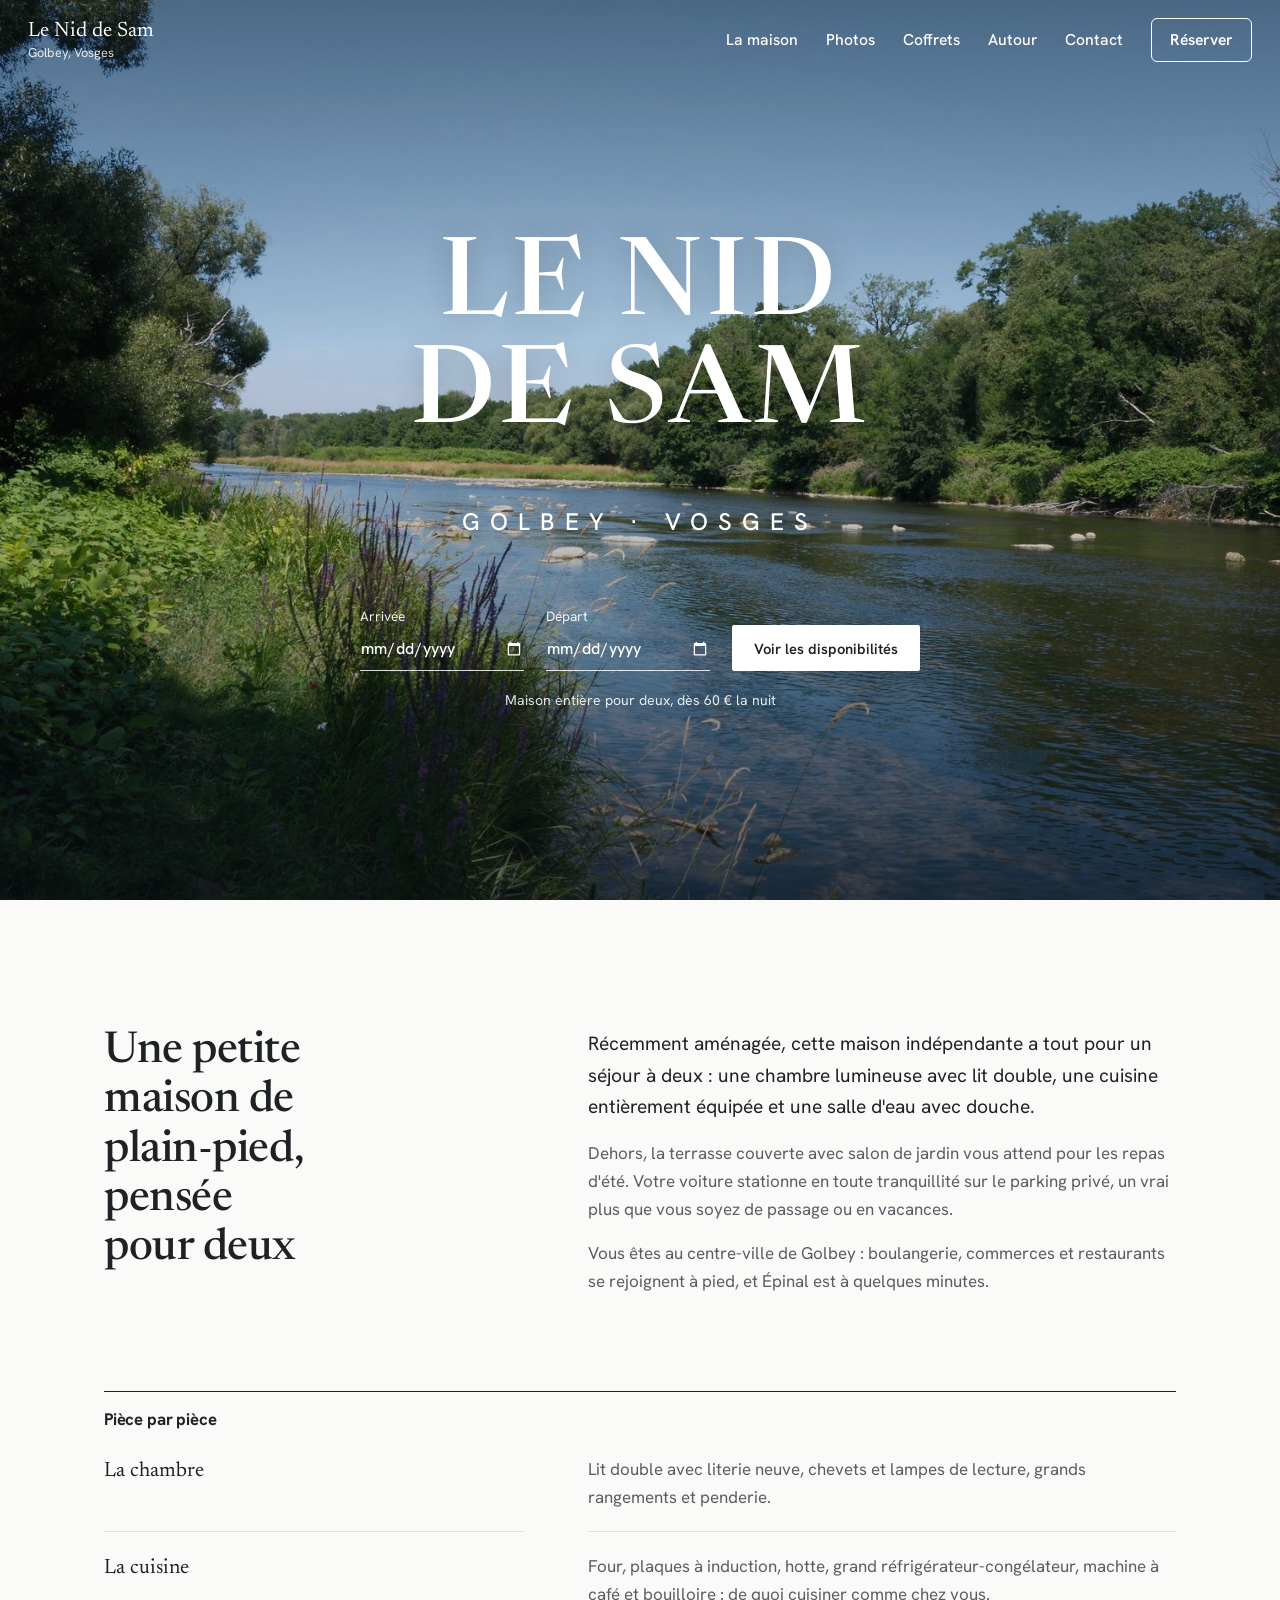
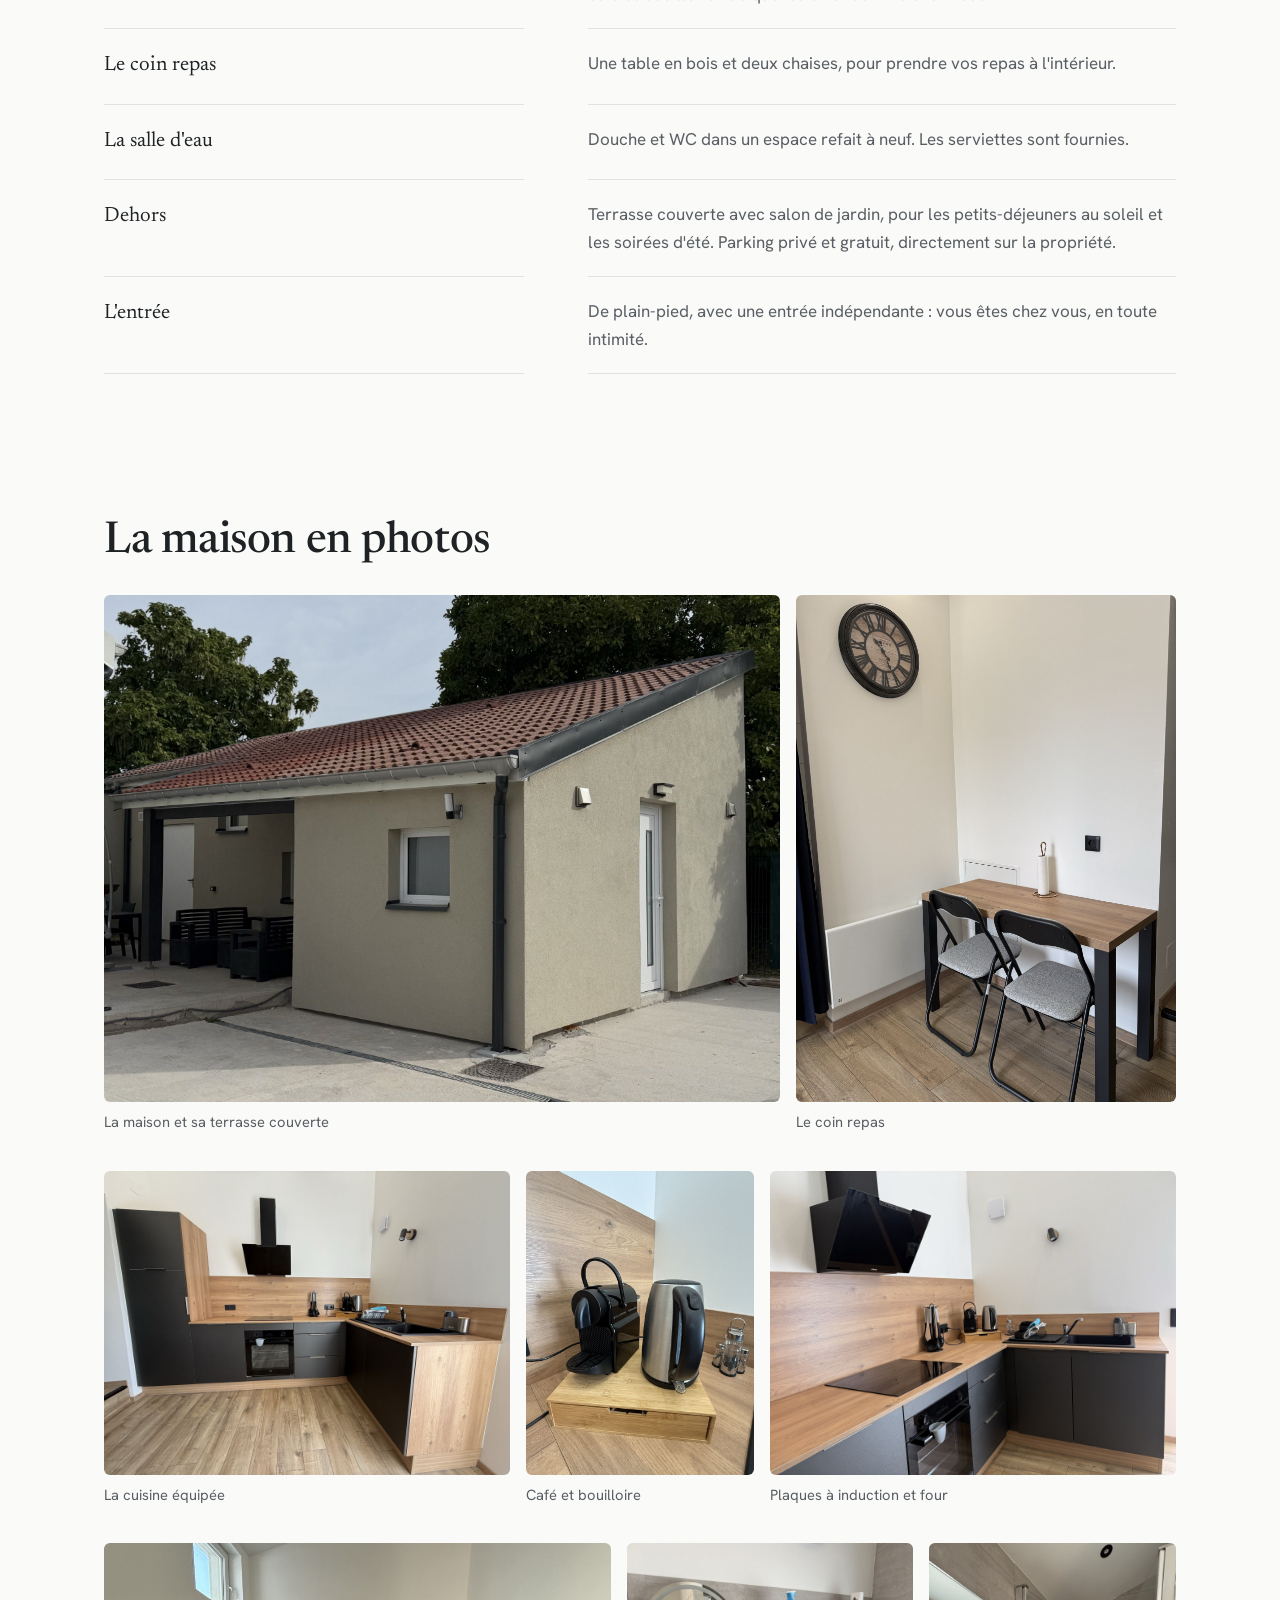
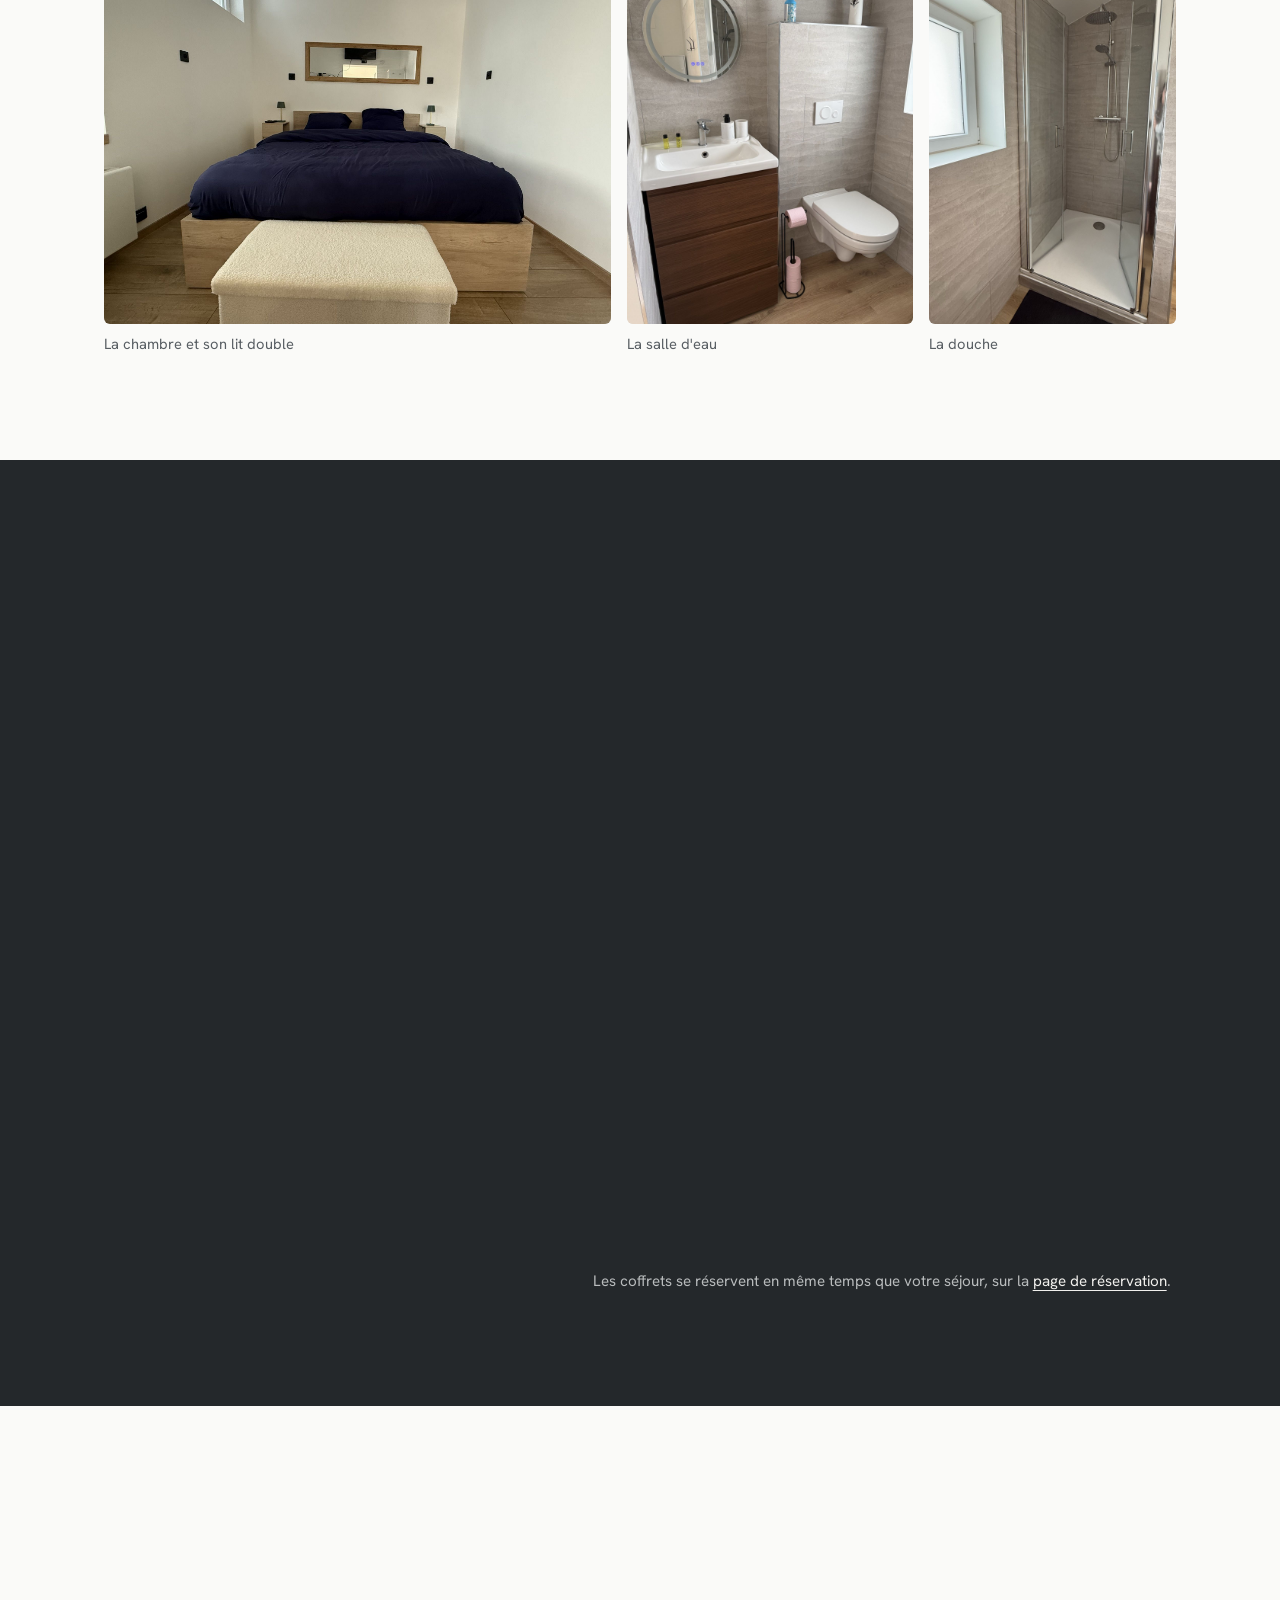
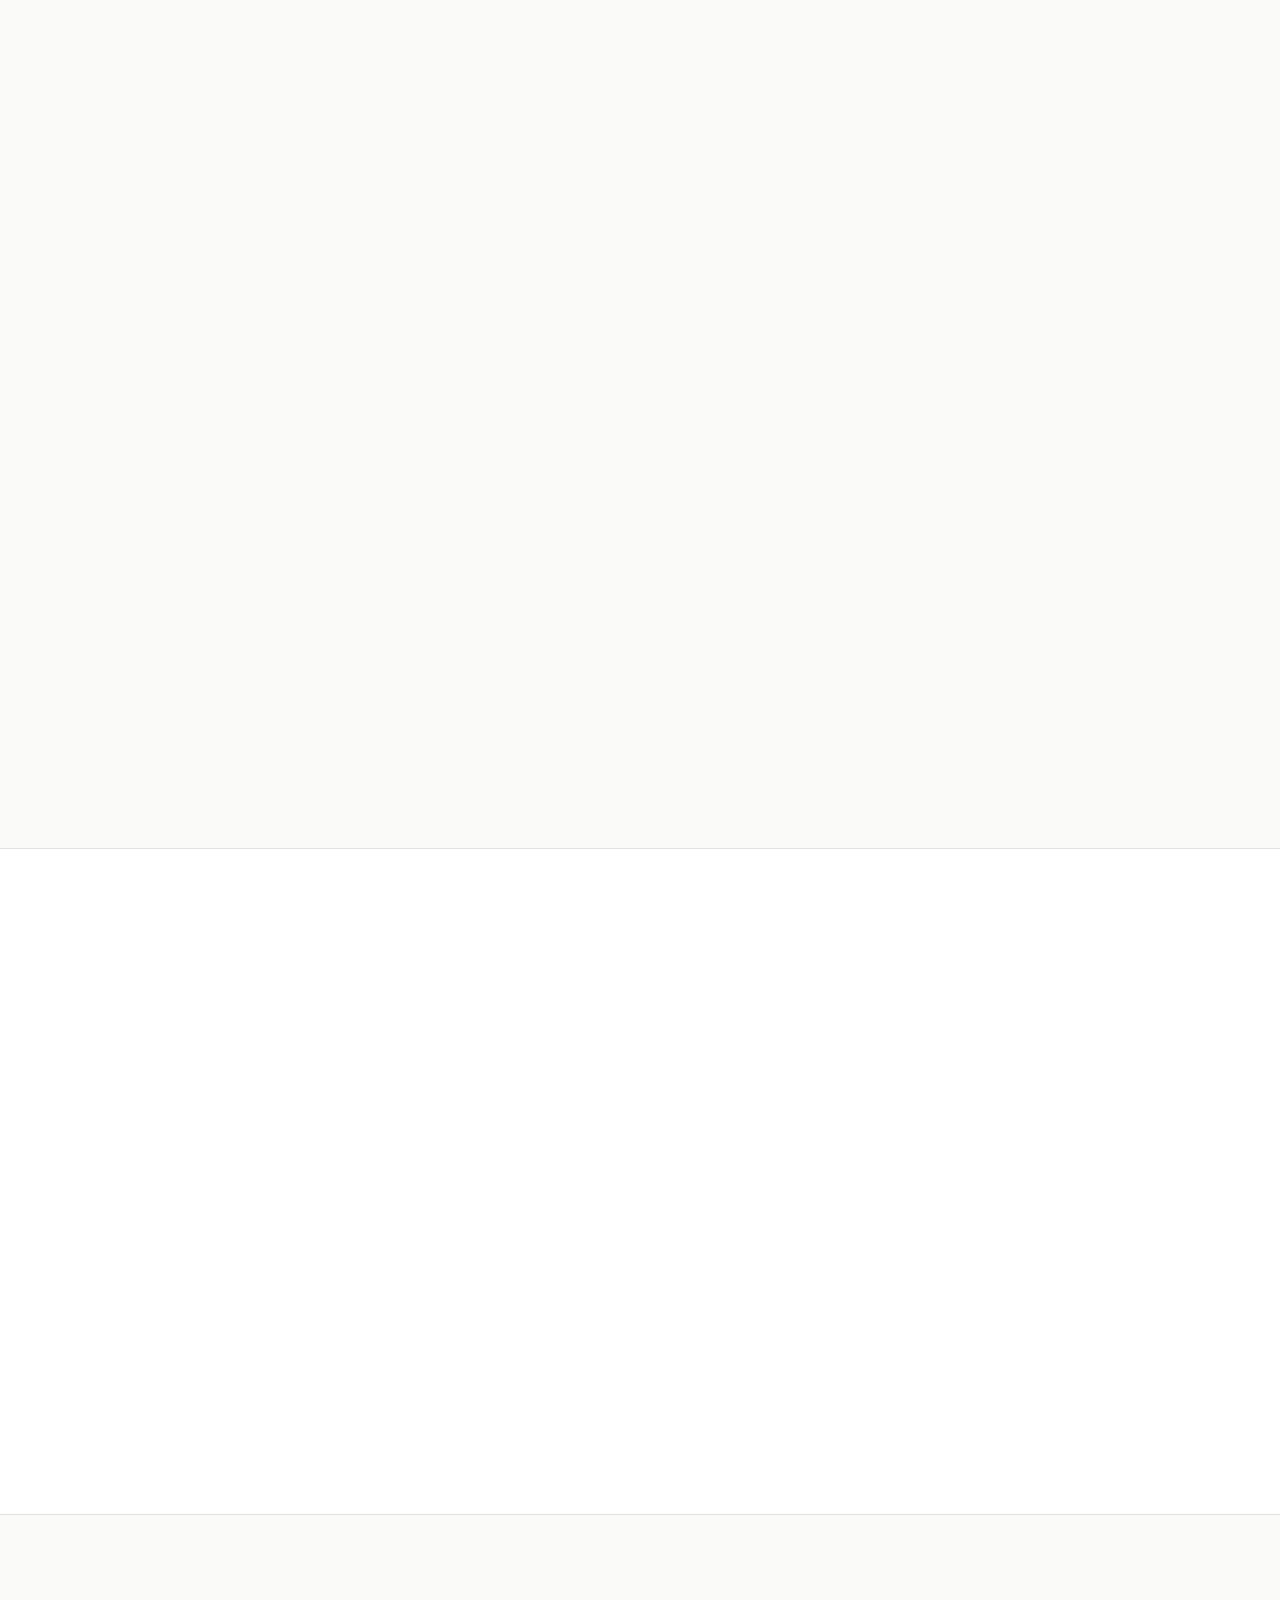
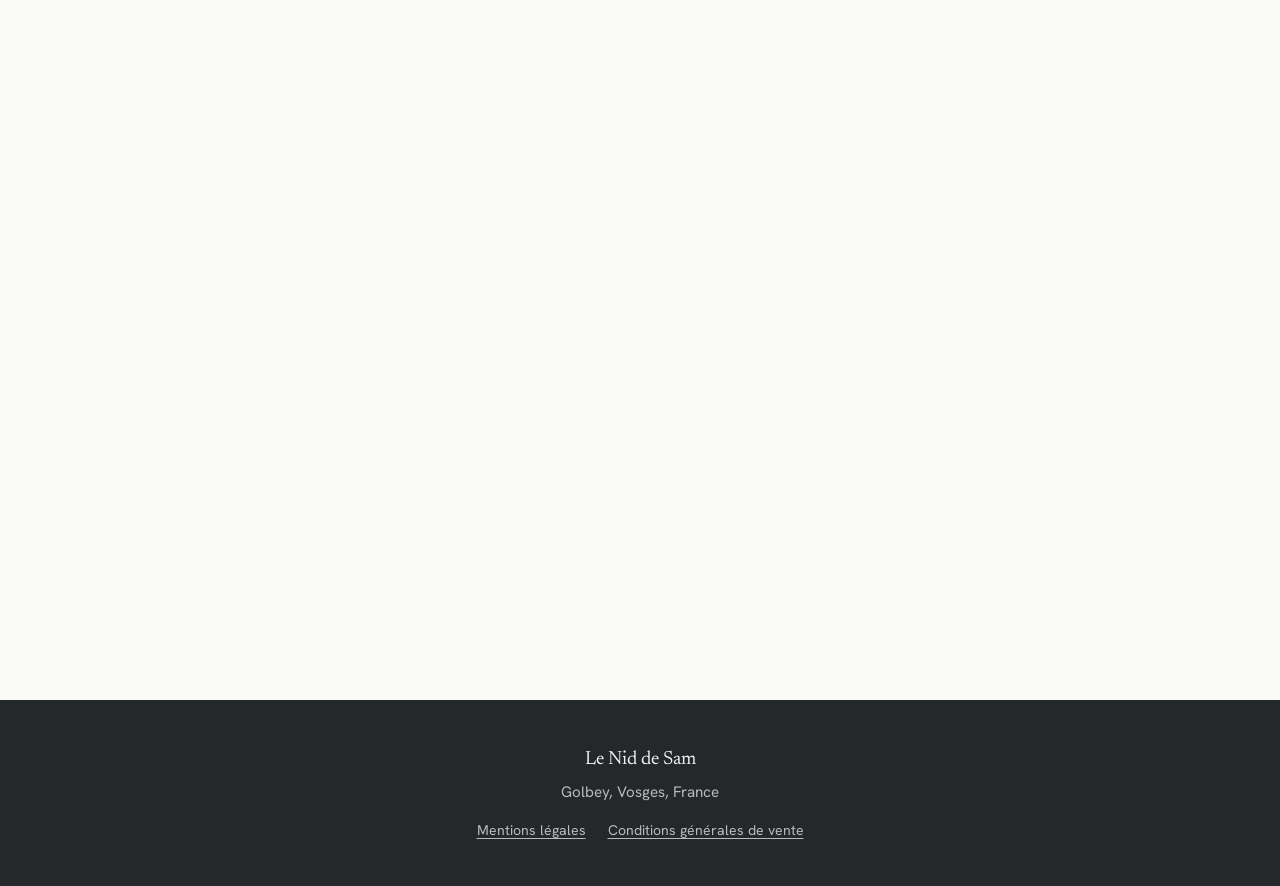
<file: index.html>
<!DOCTYPE html>
<html lang="fr">
<head>
<meta charset="UTF-8">
<meta name="viewport" content="width=device-width, initial-scale=1">
<title>Le Nid de Sam — Golbey, Vosges · Location courte durée</title>
<link rel="canonical" href="https://leniddesam.fr/">
<meta name="description" content="Maison indépendante au cœur de Golbey (Vosges) : lit double, cuisine équipée, parking privé. À deux pas de la Moselle, du port et des commerces.">
<link rel="icon" href="data:image/svg+xml,<svg xmlns='http://www.w3.org/2000/svg' viewBox='0 0 32 32'><rect width='32' height='32' rx='7' fill='%2324282b'/><path d='M7 15.2 16 8l9 7.2' fill='none' stroke='white' stroke-width='2.4' stroke-linecap='round' stroke-linejoin='round'/><path d='M9.6 14.6V24h12.8v-9.4' fill='none' stroke='white' stroke-width='2.4' stroke-linecap='round' stroke-linejoin='round'/></svg>">
<link rel="preconnect" href="https://fonts.googleapis.com">
<link rel="preconnect" href="https://fonts.gstatic.com" crossorigin>
<link href="https://fonts.googleapis.com/css2?family=Hanken+Grotesk:wght@400;500;600;700&family=Newsreader:opsz,wght@6..72,400;6..72,500;6..72,600&display=swap" rel="stylesheet">
<!-- Signale que JavaScript tourne : les apparitions au défilement ne masquent
     le contenu que dans ce cas. Sans JS, tout reste visible. -->
<script>document.documentElement.classList.add('js');</script>
<link rel="stylesheet" href="style.css">
</head>
<body>

<header class="nav" id="nav">
  <a class="brand" href="#top">Le Nid de Sam<small>Golbey, Vosges</small></a>
  <nav class="links" aria-label="Navigation principale">
    <a href="#logement">La maison</a>
    <a href="#photos">Photos</a>
    <a href="#coffrets">Coffrets</a>
    <a href="#autour">Autour</a>
    <a href="#disponibilites" hidden data-si-dispos>Disponibilités</a>
    <a href="#contact">Contact</a>
  </nav>
  <a class="nav-reserver" href="reservation.html">Réserver</a>
</header>

<main id="top">

  <!-- ======= HERO ======= -->
  <section class="hero" aria-label="Présentation">
    <img class="hero-photo" src="img/moselle-hero.jpg"
         srcset="img/moselle.jpg 1600w, img/moselle-hero.jpg 2400w" sizes="100vw"
         alt="Les berges de la Moselle à Golbey, à quelques minutes à pied de la maison"
         fetchpriority="high">
    <div class="hero-centre">
      <h1 class="hero-titre">Le Nid<br>de Sam</h1>
      <p class="hero-lieu">Golbey · Vosges</p>
      <!-- Formulaire classique : fonctionne aussi sans JavaScript.
           Les dates arrivent dans l'adresse de reservation.html. -->
      <form class="hero-dates" action="reservation.html" method="get">
        <div>
          <label for="h-arrivee">Arrivée</label>
          <input id="h-arrivee" name="arrivee" type="date">
        </div>
        <div>
          <label for="h-depart">Départ</label>
          <input id="h-depart" name="depart" type="date">
        </div>
        <button type="submit">Voir les disponibilités</button>
      </form>
      <p class="hero-prix">Maison entière pour deux, dès 60&nbsp;€ la nuit</p>
    </div>
  </section>

  <!-- ======= LA MAISON ======= -->
  <section id="logement" class="logement">
    <div class="wrap">
      <div class="intro reveal">
        <h2 class="title">Une petite maison de plain&#8209;pied, pensée pour deux</h2>
        <div>
          <p>Récemment aménagée, cette maison indépendante a tout pour un séjour à deux : une chambre lumineuse avec lit double, une cuisine entièrement équipée et une salle d'eau avec douche.</p>
          <p>Dehors, la terrasse couverte avec salon de jardin vous attend pour les repas d'été. Votre voiture stationne en toute tranquillité sur le parking privé, un vrai plus que vous soyez de passage ou en vacances.</p>
          <p>Vous êtes au centre-ville de Golbey : boulangerie, commerces et restaurants se rejoignent à pied, et Épinal est à quelques minutes.</p>
        </div>
      </div>

      <div class="fiche reveal" id="equipements">
        <h3>Pièce par pièce</h3>
        <dl>
          <dt>La chambre</dt>
          <dd>Lit double avec literie neuve, chevets et lampes de lecture, grands rangements et penderie.</dd>
          <dt>La cuisine</dt>
          <dd>Four, plaques à induction, hotte, grand réfrigérateur-congélateur, machine à café et bouilloire : de quoi cuisiner comme chez vous.</dd>
          <dt>Le coin repas</dt>
          <dd>Une table en bois et deux chaises, pour prendre vos repas à l'intérieur.</dd>
          <dt>La salle d'eau</dt>
          <dd>Douche et WC dans un espace refait à neuf. Les serviettes sont fournies.</dd>
          <dt>Dehors</dt>
          <dd>Terrasse couverte avec salon de jardin, pour les petits-déjeuners au soleil et les soirées d'été. Parking privé et gratuit, directement sur la propriété.</dd>
          <dt>L'entrée</dt>
          <dd>De plain-pied, avec une entrée indépendante : vous êtes chez vous, en toute intimité.</dd>
        </dl>
      </div>
    </div>
  </section>

  <!-- ======= PHOTOS ======= -->
  <section id="photos" class="photos">
    <div class="wrap">
      <div class="photos-head reveal">
        <h2 class="title">La maison en photos</h2>
      </div>
      <!-- Galerie en rangées : dans chaque rangée, les photos gardent leurs
           proportions et partagent la même hauteur (--r = largeur / hauteur).
           Sur téléphone, les rangées s'effacent au profit d'une grille à 2 colonnes. -->
      <div class="gallery reveal">
        <div class="g-row">
          <figure class="shot paysage" style="--r: 1.3333">
            <button class="tile" type="button" data-full="img/maison.jpg" aria-label="Agrandir : la maison et sa terrasse couverte">
              <img src="img/maison.jpg" alt="La maison de plain-pied, son toit de tuiles et sa terrasse couverte avec salon de jardin" loading="lazy" width="2000" height="1500">
            </button>
            <figcaption>La maison et sa terrasse couverte</figcaption>
          </figure>
          <figure class="shot" style="--r: .75">
            <button class="tile" type="button" data-full="img/salle-a-manger.jpg" aria-label="Agrandir : le coin repas">
              <img src="img/salle-a-manger.jpg" alt="Coin repas : table en bois et deux chaises, horloge murale" loading="lazy" width="1500" height="2000">
            </button>
            <figcaption>Le coin repas</figcaption>
          </figure>
        </div>
        <div class="g-row">
          <figure class="shot paysage" style="--r: 1.3333">
            <button class="tile" type="button" data-full="img/cuisine.jpg" aria-label="Agrandir : la cuisine équipée">
              <img src="img/cuisine.jpg" alt="Cuisine en angle, façades noires et plan de travail bois : four, plaques à induction, hotte, évier" loading="lazy" width="2000" height="1500">
            </button>
            <figcaption>La cuisine équipée</figcaption>
          </figure>
          <figure class="shot" style="--r: .75">
            <button class="tile" type="button" data-full="img/cafetiere.jpg" aria-label="Agrandir : machine à café et bouilloire">
              <img src="img/cafetiere.jpg" alt="Machine à café à capsules et bouilloire sur un tiroir en bambou" loading="lazy" width="1500" height="2000">
            </button>
            <figcaption>Café et bouilloire</figcaption>
          </figure>
          <figure class="shot paysage" style="--r: 1.3333">
            <button class="tile" type="button" data-full="img/cuisine-2.jpg" aria-label="Agrandir : la cuisine, vue de côté">
              <img src="img/cuisine-2.jpg" alt="La cuisine vue de côté : plaques à induction, four et évier" loading="lazy" width="2000" height="1500">
            </button>
            <figcaption>Plaques à induction et four</figcaption>
          </figure>
        </div>
        <div class="g-row">
          <figure class="shot paysage" style="--r: 1.3333">
            <button class="tile" type="button" data-full="img/chambre.jpg" aria-label="Agrandir : la chambre avec lit double">
              <img src="img/chambre.jpg" alt="Chambre avec lit double, parure bleu nuit, chevets, lampes et banc au pied du lit" loading="lazy" width="2000" height="1500">
            </button>
            <figcaption>La chambre et son lit double</figcaption>
          </figure>
          <figure class="shot" style="--r: .75">
            <button class="tile" type="button" data-full="img/salle-de-bain.jpg" aria-label="Agrandir : la salle d'eau">
              <img src="img/salle-de-bain.jpg" alt="Salle d'eau : meuble vasque en bois, miroir rond lumineux, WC suspendu" loading="lazy" width="1500" height="2000">
            </button>
            <figcaption>La salle d'eau</figcaption>
          </figure>
          <figure class="shot" style="--r: .65">
            <button class="tile" type="button" data-full="img/douche.jpg" aria-label="Agrandir : la douche">
              <img src="img/douche.jpg" alt="Douche à portes vitrées avec colonne et pommeau de pluie" loading="lazy" width="1300" height="2000">
            </button>
            <figcaption>La douche</figcaption>
          </figure>
        </div>
      </div>
    </div>
  </section>

  <!-- ======= COFFRETS / OPTIONS ======= -->
  <section id="coffrets" class="coffrets">
    <div class="wrap coffrets-grid">
      <figure class="coffret-photo reveal">
        <button class="tile" type="button" data-full="img/pack-love.jpg" aria-label="Agrandir : le Pack LOVE">
          <img src="img/pack-love.jpg" alt="Le Pack LOVE : bouteille de champagne, boîte de chocolats, pétales de rose et bougies en forme de cœur" loading="lazy" width="1500" height="2000">
        </button>
        <figcaption>Le Pack LOVE, tel qu'il vous attend à l'arrivée</figcaption>
      </figure>
      <div>
      <div class="coffrets-head reveal">
        <h2 class="title">Des petites attentions pour votre arrivée</h2>
        <p>Envie de marquer l'occasion ou de goûter aux saveurs locales ? Ajoutez un coffret à votre réservation : il vous attendra dans la maison à votre arrivée.</p>
      </div>
      <div class="offres reveal">
        <div class="offre">
          <div class="offre-top"><h3>Pack LOVE</h3><span class="price">+49&nbsp;€</span></div>
          <p>Pour une escapade romantique réussie dès la porte franchie.</p>
          <ul>
            <li>Bouteille de champagne</li>
            <li>Pétales de rose</li>
            <li>Chocolats</li>
          </ul>
        </div>
        <div class="offre">
          <div class="offre-top"><h3>Coffret Vosgien</h3><span class="price">+29&nbsp;€</span></div>
          <p>Un avant-goût du terroir pour bien commencer le séjour.</p>
          <ul>
            <li>Panier garni de spécialités des Vosges</li>
          </ul>
        </div>
      </div>
      <p class="note">Les coffrets se réservent en même temps que votre séjour, sur la <a href="reservation.html">page de réservation</a>.</p>
      </div>
    </div>
  </section>

  <!-- ======= AUTOUR ======= -->
  <section id="autour" class="autour">
    <div class="wrap around-grid">
      <figure class="moselle reveal">
        <img src="img/moselle.jpg" alt="Les berges de la Moselle à Golbey : rivière bordée d'arbres et de verdure, à quelques pas de la maison" loading="lazy">
        <figcaption>Les berges de la Moselle, à quelques minutes à pied de la maison</figcaption>
      </figure>
      <div class="reveal">
        <h2 class="title">Tout à portée de pied</h2>
        <p class="lead">Idéalement placée au centre-ville de Golbey, la maison permet de tout faire à pied : flâner le long de la Moselle, faire son marché, ou rejoindre Épinal en quelques minutes pour une journée découverte.</p>
        <ul class="spots">
          <li class="spot"><b>Promenade le long de la Moselle</b><span>Berges aménagées pour marcher, courir ou pédaler au bord de l'eau.</span></li>
          <li class="spot"><b>Le port et le canal</b><span>Le port de plaisance et son cadre paisible, parfaits pour une balade en fin de journée.</span></li>
          <li class="spot"><b>Parcs et aires de jeux</b><span>Parc de promenade et jeux pour enfants à deux pas de la maison.</span></li>
          <li class="spot"><b>Commerces au quotidien</b><span>Boulangerie, supermarchés et restaurants accessibles à pied dans le centre de Golbey.</span></li>
          <li class="spot"><b>Épinal à quelques minutes</b><span>Musée de l'Image, basilique Saint-Maurice, parc du Château et la gare pour rayonner dans les Vosges.</span></li>
        </ul>
      </div>
    </div>
  </section>

  <!-- ======= INFOS PRATIQUES ======= -->
  <section class="infos">
    <div class="wrap">
      <h2 class="title reveal">Infos pratiques</h2>
      <div class="info-grid reveal">
        <div class="info"><b>Tarifs</b><span>À partir de 60&nbsp;€ la nuit</span><small>Le prix varie selon la période&nbsp;: il est affiché nuit par nuit dans le calendrier. Taxe de séjour comprise.</small></div>
        <div class="info"><b>Arrivée et départ</b><span>Arrivée dès 16&nbsp;h</span><small>Départ avant 11&nbsp;h</small></div>
        <div class="info"><b>Annulation</b><span>Non remboursable sous 48&nbsp;h</span><small>Une annulation moins de 48&nbsp;h avant l'arrivée n'est pas remboursée.</small></div>
        <div class="info"><b>Capacité</b><span>2 voyageurs</span><small>Maison entière, 1 chambre</small></div>
        <div class="info"><b>Emplacement</b><span>Golbey, Vosges</span><small>L'adresse exacte est communiquée à la réservation</small></div>
        <div class="info" data-mode="demande"><b>Paiement</b><span>Après confirmation</span><small>Un lien de paiement sécurisé vous est envoyé par email, rien à payer sur le site.</small></div>
        <div class="info" data-mode="paiement" hidden><b>Paiement</b><span>En ligne, à la réservation</span><small>Paiement sécurisé par carte bancaire. Votre réservation est confirmée aussitôt par email.</small></div>
      </div>
      <ul class="regles reveal" aria-label="Règles de la maison">
        <li class="regle"><svg viewBox="0 0 24 24" fill="none" stroke="currentColor" stroke-width="2" stroke-linecap="round" stroke-linejoin="round" aria-hidden="true"><path d="M18 12H9a3 3 0 0 1 0-6h1"/><path d="M18 12v3a2 2 0 0 1-2 2H8"/><path d="M3 3l18 18"/></svg>Logement non-fumeur</li>
        <li class="regle"><svg viewBox="0 0 24 24" fill="none" stroke="currentColor" stroke-width="2" stroke-linecap="round" stroke-linejoin="round" aria-hidden="true"><circle cx="11" cy="4" r="2"/><circle cx="18" cy="8" r="2"/><circle cx="20" cy="14" r="2"/><path d="M9 10a5 5 0 0 0-5 5c0 2 1.5 3 3 3s2-1 4-1 2.5 1 4 1 3-1 3-3a5 5 0 0 0-5-5z"/><path d="M3 3l18 18"/></svg>Animaux non admis</li>
        <li class="regle"><svg viewBox="0 0 24 24" fill="none" stroke="currentColor" stroke-width="2" stroke-linecap="round" stroke-linejoin="round" aria-hidden="true"><circle cx="12" cy="4" r="2"/><path d="M19 13v-2a1 1 0 0 0-1-1h-3l-2.5-2.5"/><path d="M4 15a4 4 0 1 0 6 3.3"/><path d="M12 8v6h5l3 6"/><path d="M3 3l18 18"/></svg>Non accessible PMR</li>
      </ul>
    </div>
  </section>

  <!-- ======= DISPONIBILITÉS =======
       Les nuits réservées viennent de dispos.json, mis à jour toutes les 10 minutes
       par une tâche GitHub à partir de l'agenda « Le Nid de Sam » (voir le
       README). La section reste masquée tant que ce fichier n'existe pas, ou
       s'il n'a pas été mis à jour depuis plus de 7 jours. -->
  <section id="disponibilites" class="dispos" hidden data-si-dispos>
    <div class="wrap">
      <div class="dispos-head">
        <h2 class="title">Les dates encore libres</h2>
        <p class="lead">Les nuits déjà réservées sont barrées. Repérez vos dates, puis envoyez votre demande : nous vous confirmons tout par retour.</p>
      </div>
      <div class="cal">
        <div class="cal-nav">
          <button class="cal-btn" type="button" id="cal-prev" aria-label="Mois précédent">‹</button>
          <button class="cal-btn" type="button" id="cal-next" aria-label="Mois suivant">›</button>
        </div>
        <div class="cal-mois" id="cal-mois" aria-live="polite"></div>
      </div>
      <p class="legende">
        <span class="cle"><span class="case libre" aria-hidden="true">12</span> Nuit libre, avec son prix</span>
        <span class="cle"><span class="case pris" aria-hidden="true">12</span> Nuit réservée</span>
        <span>Prix par nuit, taxe de séjour comprise.</span>
        <span id="cal-maj"></span>
      </p>
      <p class="dispos-action"><a class="btn btn-primary" href="reservation.html">Choisir mes dates et réserver</a></p>
    </div>
  </section>

  <!-- ======= CONTACT : renseignements uniquement =======
       Les réservations passent par reservation.html. -->
  <section id="contact" class="contact">
    <div class="wrap contact-grid">
      <div class="reveal">
        <h2 class="title">Une question sur la maison&nbsp;?</h2>
        <p class="lead">Écrivez-nous ici pour tout renseignement : nous répondons rapidement et avec plaisir.</p>
        <p class="contact-autres">Pour réserver, passez par la <a href="reservation.html">page de réservation</a>. Vous pouvez aussi nous appeler au <a href="tel:+33631269899">06&nbsp;31&nbsp;26&nbsp;98&nbsp;99</a>.</p>
        <p class="alt">Bientôt disponible aussi sur Airbnb et Booking.com.</p>
      </div>
      <form class="form-card reveal" id="info-form">
        <div class="form-grid">
          <div class="field">
            <label for="f-nom">Nom et prénom <span class="req">*</span></label>
            <input id="f-nom" name="nom" type="text" autocomplete="name" required>
          </div>
          <div class="field">
            <label for="f-tel">Téléphone</label>
            <input id="f-tel" name="tel" type="tel" autocomplete="tel" inputmode="tel">
          </div>
          <div class="field full">
            <label for="f-email">Email <span class="req">*</span></label>
            <input id="f-email" name="email" type="email" autocomplete="email" required>
          </div>
          <div class="field full">
            <label for="f-message">Votre question <span class="req">*</span></label>
            <textarea id="f-message" name="message" required placeholder="Équipements, accès, environs…"></textarea>
          </div>
        </div>
        <button class="btn btn-primary" type="submit">Envoyer ma question</button>
        <p class="form-hint">L'envoi ouvre votre messagerie avec un email prêt à partir. Vous pouvez le relire avant de l'envoyer.</p>
      </form>
    </div>
  </section>

</main>

<footer>
  <div class="brand-foot">Le Nid de Sam</div>
  <div>Golbey, Vosges, France</div>
  <nav class="foot-liens" aria-label="Informations légales"><a href="mentions-legales.html">Mentions légales</a><a href="cgv.html">Conditions générales de vente</a></nav>
</footer>

<dialog class="lightbox" id="lightbox" aria-label="Photo en grand format">
  <figure><img alt="" id="lightbox-img"><figcaption id="lightbox-cap"></figcaption></figure>
  <button class="close" type="button" aria-label="Fermer" onclick="document.getElementById('lightbox').close()">×</button>
  <button class="nav-lb prev" type="button" aria-label="Photo précédente" id="lb-prev">‹</button>
  <button class="nav-lb next" type="button" aria-label="Photo suivante" id="lb-next">›</button>
</dialog>

<script src="calendrier.js"></script>
<script>
  // En-tête : fond clair une fois la photo d'accueil passée
  const nav = document.getElementById('nav');
  const hero = document.querySelector('.hero');
  const majNav = () => nav.classList.toggle('scrolled', window.scrollY > hero.offsetHeight - 90);
  majNav();
  window.addEventListener('scroll', majNav, { passive: true });
  window.addEventListener('resize', majNav);

  // Dates de l'accueil : pas de date passée, et départ proposé au lendemain
  (() => {
    const a = document.getElementById('h-arrivee');
    const d = document.getElementById('h-depart');
    a.min = iso(new Date());
    d.min = lendemain(a.min);
    a.addEventListener('change', () => {
      if (!a.value) return;
      d.min = lendemain(a.value);
      if (!d.value || d.value <= a.value) d.value = lendemain(a.value);
    });
  })();

  // Apparition douce des sections. Filet de sécurité : si l'observateur
  // n'est pas disponible, tout s'affiche immédiatement.
  const reveals = document.querySelectorAll('.reveal');
  if ('IntersectionObserver' in window) {
    const io = new IntersectionObserver((entries) => {
      entries.forEach(e => { if (e.isIntersecting) { e.target.classList.add('visible'); io.unobserve(e.target); } });
    }, { threshold: 0.12 });
    reveals.forEach(el => io.observe(el));
  } else {
    reveals.forEach(el => el.classList.add('visible'));
  }

  // Lightbox : photo en grand, avec navigation entre les photos de la galerie
  // (flèches à l'écran ou touches ← →). Une photo hors galerie s'ouvre seule.
  const lb = document.getElementById('lightbox');
  const lbImg = document.getElementById('lightbox-img');
  const lbCap = document.getElementById('lightbox-cap');
  const lbPrev = document.getElementById('lb-prev');
  const lbNext = document.getElementById('lb-next');
  let serie = [], pos = 0;
  const afficher = (i) => {
    pos = (i + serie.length) % serie.length;
    const tile = serie[pos];
    lbImg.src = tile.dataset.full;
    lbImg.alt = tile.querySelector('img').alt;
    const legende = tile.closest('figure')?.querySelector('figcaption');
    lbCap.textContent = (legende ? legende.textContent : '') +
      (serie.length > 1 ? `  ·  ${pos + 1} / ${serie.length}` : '');
    lbPrev.hidden = lbNext.hidden = serie.length < 2;
  };
  document.querySelectorAll('.tile').forEach(tile => {
    tile.addEventListener('click', () => {
      const galerie = tile.closest('.gallery');
      serie = galerie ? [...galerie.querySelectorAll('.tile')] : [tile];
      afficher(serie.indexOf(tile));
      lb.showModal();
    });
  });
  lbPrev.addEventListener('click', () => afficher(pos - 1));
  lbNext.addEventListener('click', () => afficher(pos + 1));
  lb.addEventListener('keydown', (e) => {
    if (serie.length < 2) return;
    if (e.key === 'ArrowLeft') afficher(pos - 1);
    if (e.key === 'ArrowRight') afficher(pos + 1);
  });
  lb.addEventListener('click', (e) => { if (e.target === lb || e.target.tagName === 'FIGURE') lb.close(); });

  // Formulaire de renseignements : compose un email pré-rempli.
  // Adresse assemblée à l'exécution : elle n'apparaît pas en clair dans le code source,
  // ce qui la protège des robots collecteurs de spam.
  const DESTINATAIRE = ['leniddesam', 'gmail.com'].join('@');
  const form = document.getElementById('info-form');
  form.addEventListener('submit', (e) => {
    e.preventDefault();
    const d = new FormData(form);
    const lignes = [
      'Bonjour,', '',
      d.get('message'), '',
      `Nom : ${d.get('nom')}`,
      `Email : ${d.get('email')}`,
      d.get('tel') ? `Téléphone : ${d.get('tel')}` : null,
    ].filter(l => l !== null);
    const subject = 'Renseignements — Le Nid de Sam, Golbey';
    location.href = 'mailto:' + DESTINATAIRE + '?subject=' + encodeURIComponent(subject) + '&body=' + encodeURIComponent(lignes.join('\n'));
  });
</script>

</body>
</html>
</file>
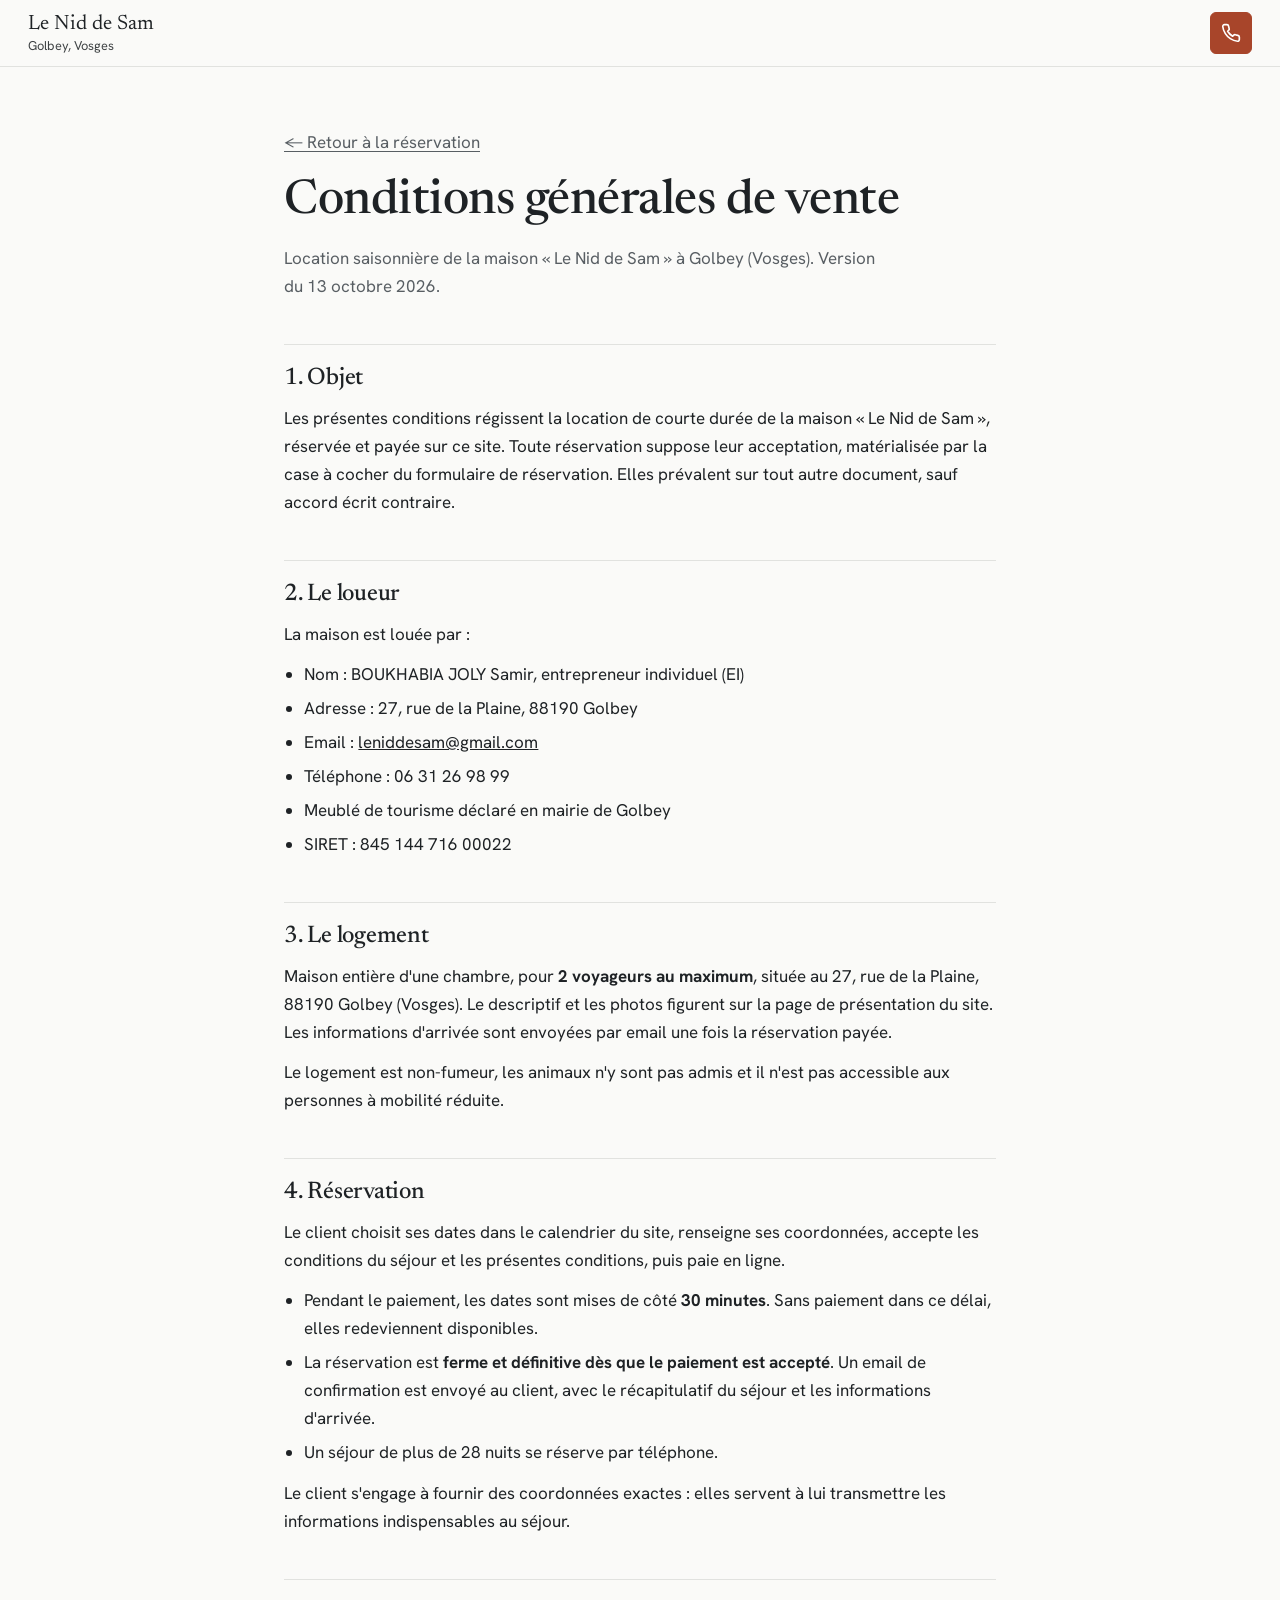
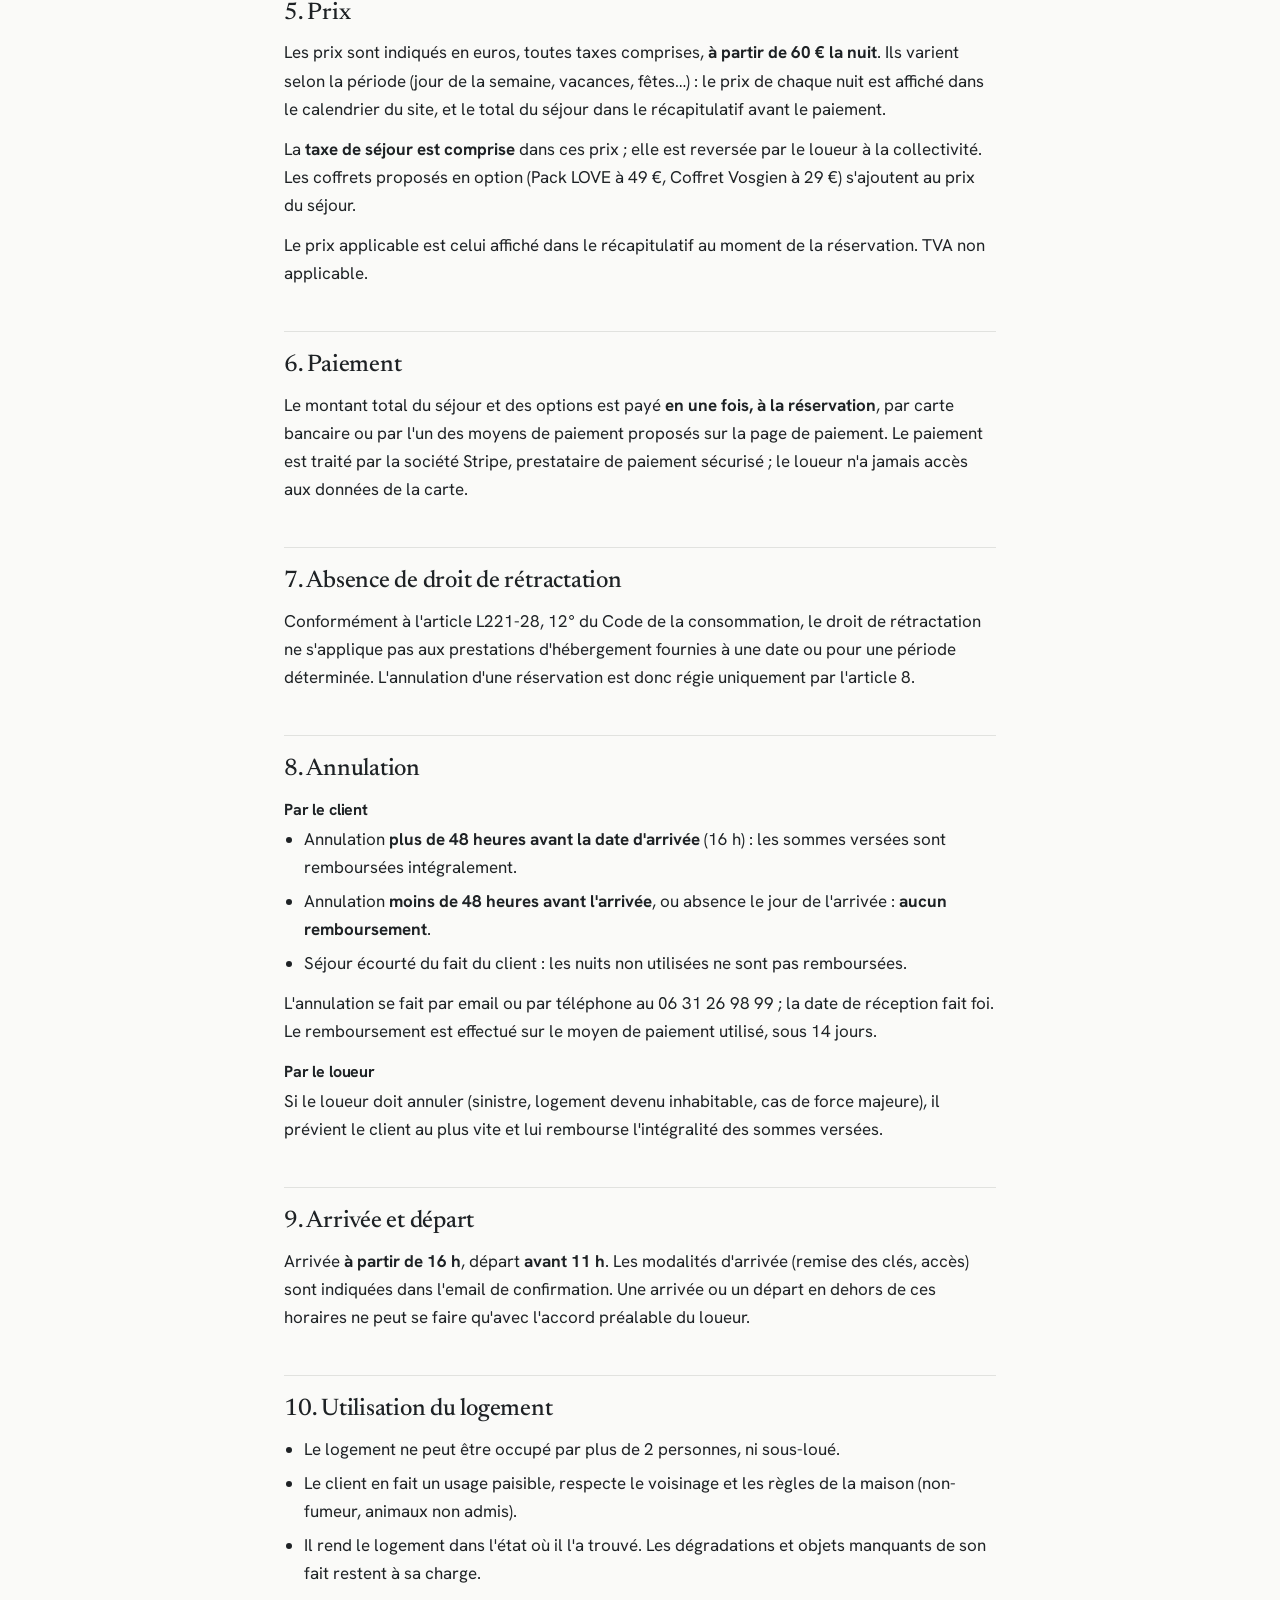
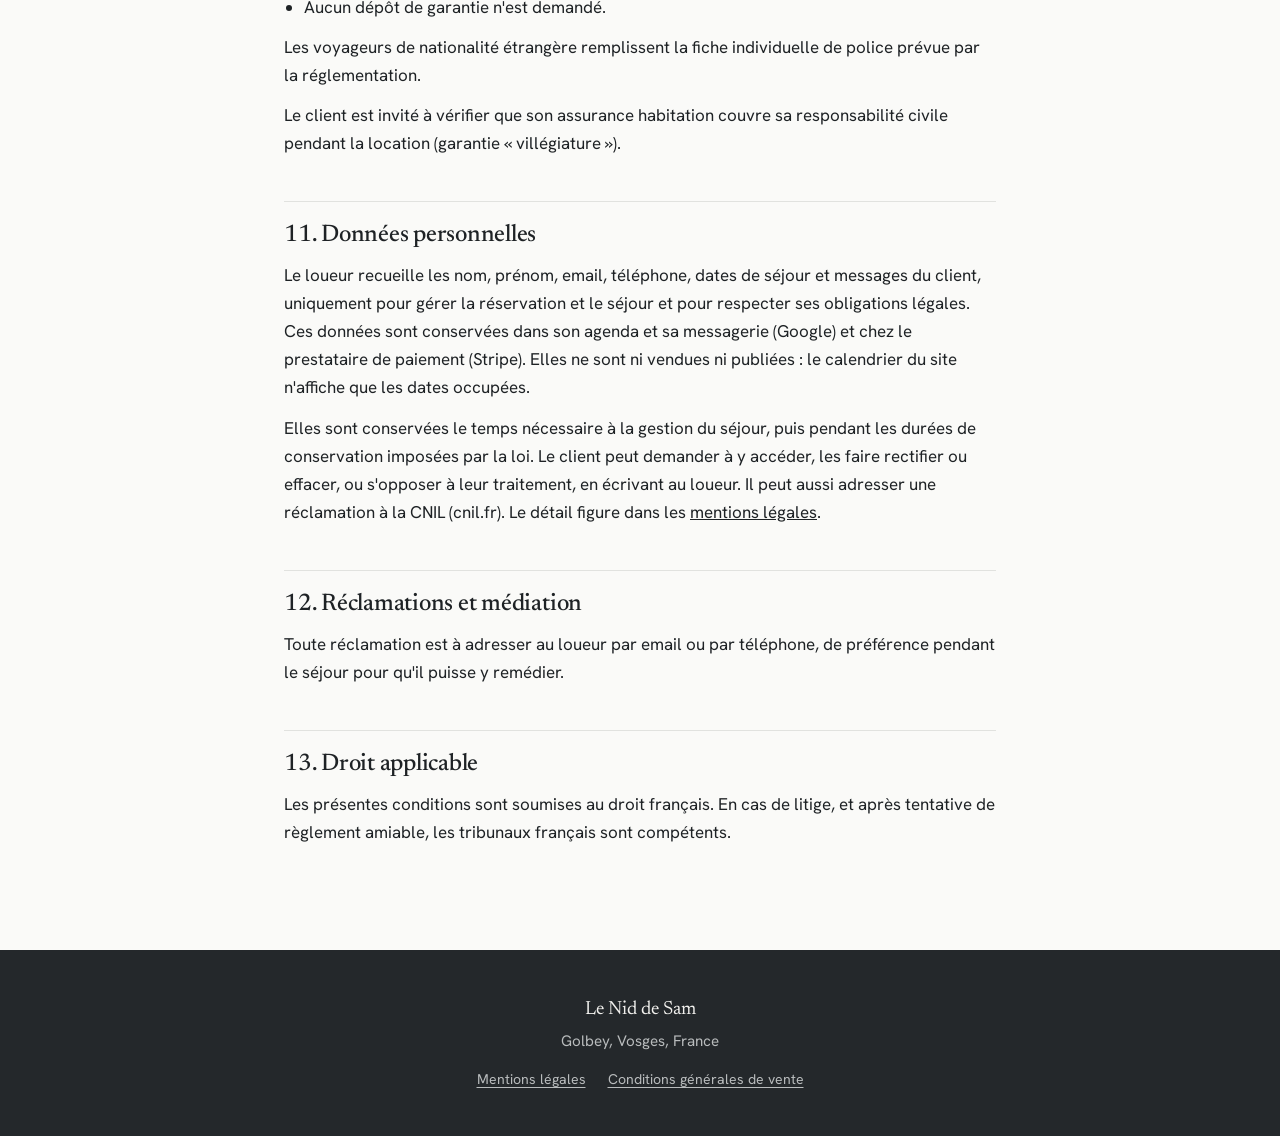
<file: cgv.html>
<!DOCTYPE html>
<html lang="fr">
<head>
<meta charset="UTF-8">
<meta name="viewport" content="width=device-width, initial-scale=1">
<title>Conditions générales de vente — Le Nid de Sam, Golbey</title>
<link rel="canonical" href="https://leniddesam.fr/cgv.html">
<!-- À COMPLÉTER : médiateur de la consommation (article 12, voir le commentaire) ; numéro d'enregistrement national du meublé de tourisme dès son obtention (article 2) -->
<link rel="icon" href="data:image/svg+xml,<svg xmlns='http://www.w3.org/2000/svg' viewBox='0 0 32 32'><rect width='32' height='32' rx='7' fill='%2324282b'/><path d='M7 15.2 16 8l9 7.2' fill='none' stroke='white' stroke-width='2.4' stroke-linecap='round' stroke-linejoin='round'/><path d='M9.6 14.6V24h12.8v-9.4' fill='none' stroke='white' stroke-width='2.4' stroke-linecap='round' stroke-linejoin='round'/></svg>">
<link rel="preconnect" href="https://fonts.googleapis.com">
<link rel="preconnect" href="https://fonts.gstatic.com" crossorigin>
<link href="https://fonts.googleapis.com/css2?family=Hanken+Grotesk:wght@400;500;600;700&family=Newsreader:opsz,wght@6..72,400;6..72,500;6..72,600&display=swap" rel="stylesheet">
<link rel="stylesheet" href="style.css">
</head>
<body class="page-resa">

<header class="nav scrolled">
  <a class="brand" href="index.html">Le Nid de Sam<small>Golbey, Vosges</small></a>
  <a class="nav-reserver nav-tel" href="tel:+33631269899" aria-label="Appeler le 06 31 26 98 99" title="06 31 26 98 99"><svg viewBox="0 0 24 24" fill="none" stroke="currentColor" stroke-width="2" stroke-linecap="round" stroke-linejoin="round" aria-hidden="true"><path d="M22 16.9v3a2 2 0 0 1-2.2 2 19.8 19.8 0 0 1-8.6-3.1 19.5 19.5 0 0 1-6-6A19.8 19.8 0 0 1 2.1 4.2 2 2 0 0 1 4.1 2h3a2 2 0 0 1 2 1.7c.1 1 .4 1.9.7 2.8a2 2 0 0 1-.5 2.1L8 9.9a16 16 0 0 0 6 6l1.3-1.3a2 2 0 0 1 2.1-.4c.9.3 1.8.6 2.8.7a2 2 0 0 1 1.7 2z"/></svg></a>
</header>

<main class="resa">
  <article class="wrap legal">
    <a class="retour" href="reservation.html">← Retour à la réservation</a>
    <h1>Conditions générales de vente</h1>
    <p class="lead">Location saisonnière de la maison «&nbsp;Le Nid de Sam&nbsp;» à Golbey (Vosges). Version du 13&nbsp;octobre 2026.</p>

    <h2>1. Objet</h2>
    <p>Les présentes conditions régissent la location de courte durée de la maison «&nbsp;Le Nid de Sam&nbsp;», réservée et payée sur ce site. Toute réservation suppose leur acceptation, matérialisée par la case à cocher du formulaire de réservation. Elles prévalent sur tout autre document, sauf accord écrit contraire.</p>

    <h2>2. Le loueur</h2>
    <p>La maison est louée par :</p>
    <ul>
      <li>Nom&nbsp;: BOUKHABIA JOLY Samir, entrepreneur individuel (EI)</li>
      <li>Adresse&nbsp;: 27, rue de la Plaine, 88190 Golbey</li>
      <li>Email&nbsp;: <a href="mailto:leniddesam@gmail.com">leniddesam@gmail.com</a></li>
      <li>Téléphone&nbsp;: 06 31 26 98 99</li>
      <li>Meublé de tourisme déclaré en mairie de Golbey</li>
      <!-- Dès l'ouverture du téléservice national : <li>Numéro d'enregistrement du meublé de tourisme&nbsp;: …</li> -->
      <li>SIRET&nbsp;: 845 144 716 00022</li>
    </ul>

    <h2>3. Le logement</h2>
    <p>Maison entière d'une chambre, pour <b>2 voyageurs au maximum</b>, située au 27, rue de la Plaine, 88190 Golbey (Vosges). Le descriptif et les photos figurent sur la page de présentation du site. Les informations d'arrivée sont envoyées par email une fois la réservation payée.</p>
    <p>Le logement est non-fumeur, les animaux n'y sont pas admis et il n'est pas accessible aux personnes à mobilité réduite.</p>

    <h2>4. Réservation</h2>
    <p>Le client choisit ses dates dans le calendrier du site, renseigne ses coordonnées, accepte les conditions du séjour et les présentes conditions, puis paie en ligne.</p>
    <ul>
      <li>Pendant le paiement, les dates sont mises de côté <b>30 minutes</b>. Sans paiement dans ce délai, elles redeviennent disponibles.</li>
      <li>La réservation est <b>ferme et définitive dès que le paiement est accepté</b>. Un email de confirmation est envoyé au client, avec le récapitulatif du séjour et les informations d'arrivée.</li>
      <li>Un séjour de plus de 28 nuits se réserve par téléphone.</li>
    </ul>
    <p>Le client s'engage à fournir des coordonnées exactes&nbsp;: elles servent à lui transmettre les informations indispensables au séjour.</p>

    <h2>5. Prix</h2>
    <p>Les prix sont indiqués en euros, toutes taxes comprises, <b>à partir de 60&nbsp;€ la nuit</b>. Ils varient selon la période (jour de la semaine, vacances, fêtes…)&nbsp;: le prix de chaque nuit est affiché dans le calendrier du site, et le total du séjour dans le récapitulatif avant le paiement.</p>
    <p>La <b>taxe de séjour est comprise</b> dans ces prix&nbsp;; elle est reversée par le loueur à la collectivité. Les coffrets proposés en option (Pack LOVE à 49 €, Coffret Vosgien à 29 €) s'ajoutent au prix du séjour.</p>
    <p>Le prix applicable est celui affiché dans le récapitulatif au moment de la réservation. TVA non applicable.</p>

    <h2>6. Paiement</h2>
    <p>Le montant total du séjour et des options est payé <b>en une fois, à la réservation</b>, par carte bancaire ou par l'un des moyens de paiement proposés sur la page de paiement. Le paiement est traité par la société Stripe, prestataire de paiement sécurisé&nbsp;; le loueur n'a jamais accès aux données de la carte.</p>

    <h2>7. Absence de droit de rétractation</h2>
    <p>Conformément à l'article L221-28, 12° du Code de la consommation, le droit de rétractation ne s'applique pas aux prestations d'hébergement fournies à une date ou pour une période déterminée. L'annulation d'une réservation est donc régie uniquement par l'article 8.</p>

    <h2>8. Annulation</h2>
    <h3>Par le client</h3>
    <ul>
      <li>Annulation <b>plus de 48 heures avant la date d'arrivée</b> (16 h)&nbsp;: les sommes versées sont remboursées intégralement.</li>
      <li>Annulation <b>moins de 48 heures avant l'arrivée</b>, ou absence le jour de l'arrivée&nbsp;: <b>aucun remboursement</b>.</li>
      <li>Séjour écourté du fait du client&nbsp;: les nuits non utilisées ne sont pas remboursées.</li>
    </ul>
    <p>L'annulation se fait par email ou par téléphone au 06 31 26 98 99&nbsp;; la date de réception fait foi. Le remboursement est effectué sur le moyen de paiement utilisé, sous 14 jours.</p>
    <h3>Par le loueur</h3>
    <p>Si le loueur doit annuler (sinistre, logement devenu inhabitable, cas de force majeure), il prévient le client au plus vite et lui rembourse l'intégralité des sommes versées.</p>

    <h2>9. Arrivée et départ</h2>
    <p>Arrivée <b>à partir de 16 h</b>, départ <b>avant 11 h</b>. Les modalités d'arrivée (remise des clés, accès) sont indiquées dans l'email de confirmation. Une arrivée ou un départ en dehors de ces horaires ne peut se faire qu'avec l'accord préalable du loueur.</p>

    <h2>10. Utilisation du logement</h2>
    <ul>
      <li>Le logement ne peut être occupé par plus de 2 personnes, ni sous-loué.</li>
      <li>Le client en fait un usage paisible, respecte le voisinage et les règles de la maison (non-fumeur, animaux non admis).</li>
      <li>Il rend le logement dans l'état où il l'a trouvé. Les dégradations et objets manquants de son fait restent à sa charge.</li>
      <li>Aucun dépôt de garantie n'est demandé.</li>
    </ul>
    <p>Les voyageurs de nationalité étrangère remplissent la fiche individuelle de police prévue par la réglementation.</p>
    <p>Le client est invité à vérifier que son assurance habitation couvre sa responsabilité civile pendant la location (garantie «&nbsp;villégiature&nbsp;»).</p>

    <h2>11. Données personnelles</h2>
    <p>Le loueur recueille les nom, prénom, email, téléphone, dates de séjour et messages du client, uniquement pour gérer la réservation et le séjour et pour respecter ses obligations légales. Ces données sont conservées dans son agenda et sa messagerie (Google) et chez le prestataire de paiement (Stripe). Elles ne sont ni vendues ni publiées&nbsp;: le calendrier du site n'affiche que les dates occupées.</p>
    <p>Elles sont conservées le temps nécessaire à la gestion du séjour, puis pendant les durées de conservation imposées par la loi. Le client peut demander à y accéder, les faire rectifier ou effacer, ou s'opposer à leur traitement, en écrivant au loueur. Il peut aussi adresser une réclamation à la CNIL (cnil.fr). Le détail figure dans les <a href="mentions-legales.html">mentions légales</a>.</p>

    <h2>12. Réclamations et médiation</h2>
    <p>Toute réclamation est à adresser au loueur par email ou par téléphone, de préférence pendant le séjour pour qu'il puisse y remédier.</p>
    <!-- À AJOUTER (obligatoire) : <p>À défaut d'accord, le client consommateur peut recourir gratuitement au médiateur de la consommation&nbsp;: [nom, site internet et adresse du médiateur].</p> -->

    <h2>13. Droit applicable</h2>
    <p>Les présentes conditions sont soumises au droit français. En cas de litige, et après tentative de règlement amiable, les tribunaux français sont compétents.</p>
  </article>
</main>

<footer>
  <div class="brand-foot">Le Nid de Sam</div>
  <div>Golbey, Vosges, France</div>
  <nav class="foot-liens" aria-label="Informations légales"><a href="mentions-legales.html">Mentions légales</a><a href="cgv.html">Conditions générales de vente</a></nav>
</footer>

</body>
</html>
</file>
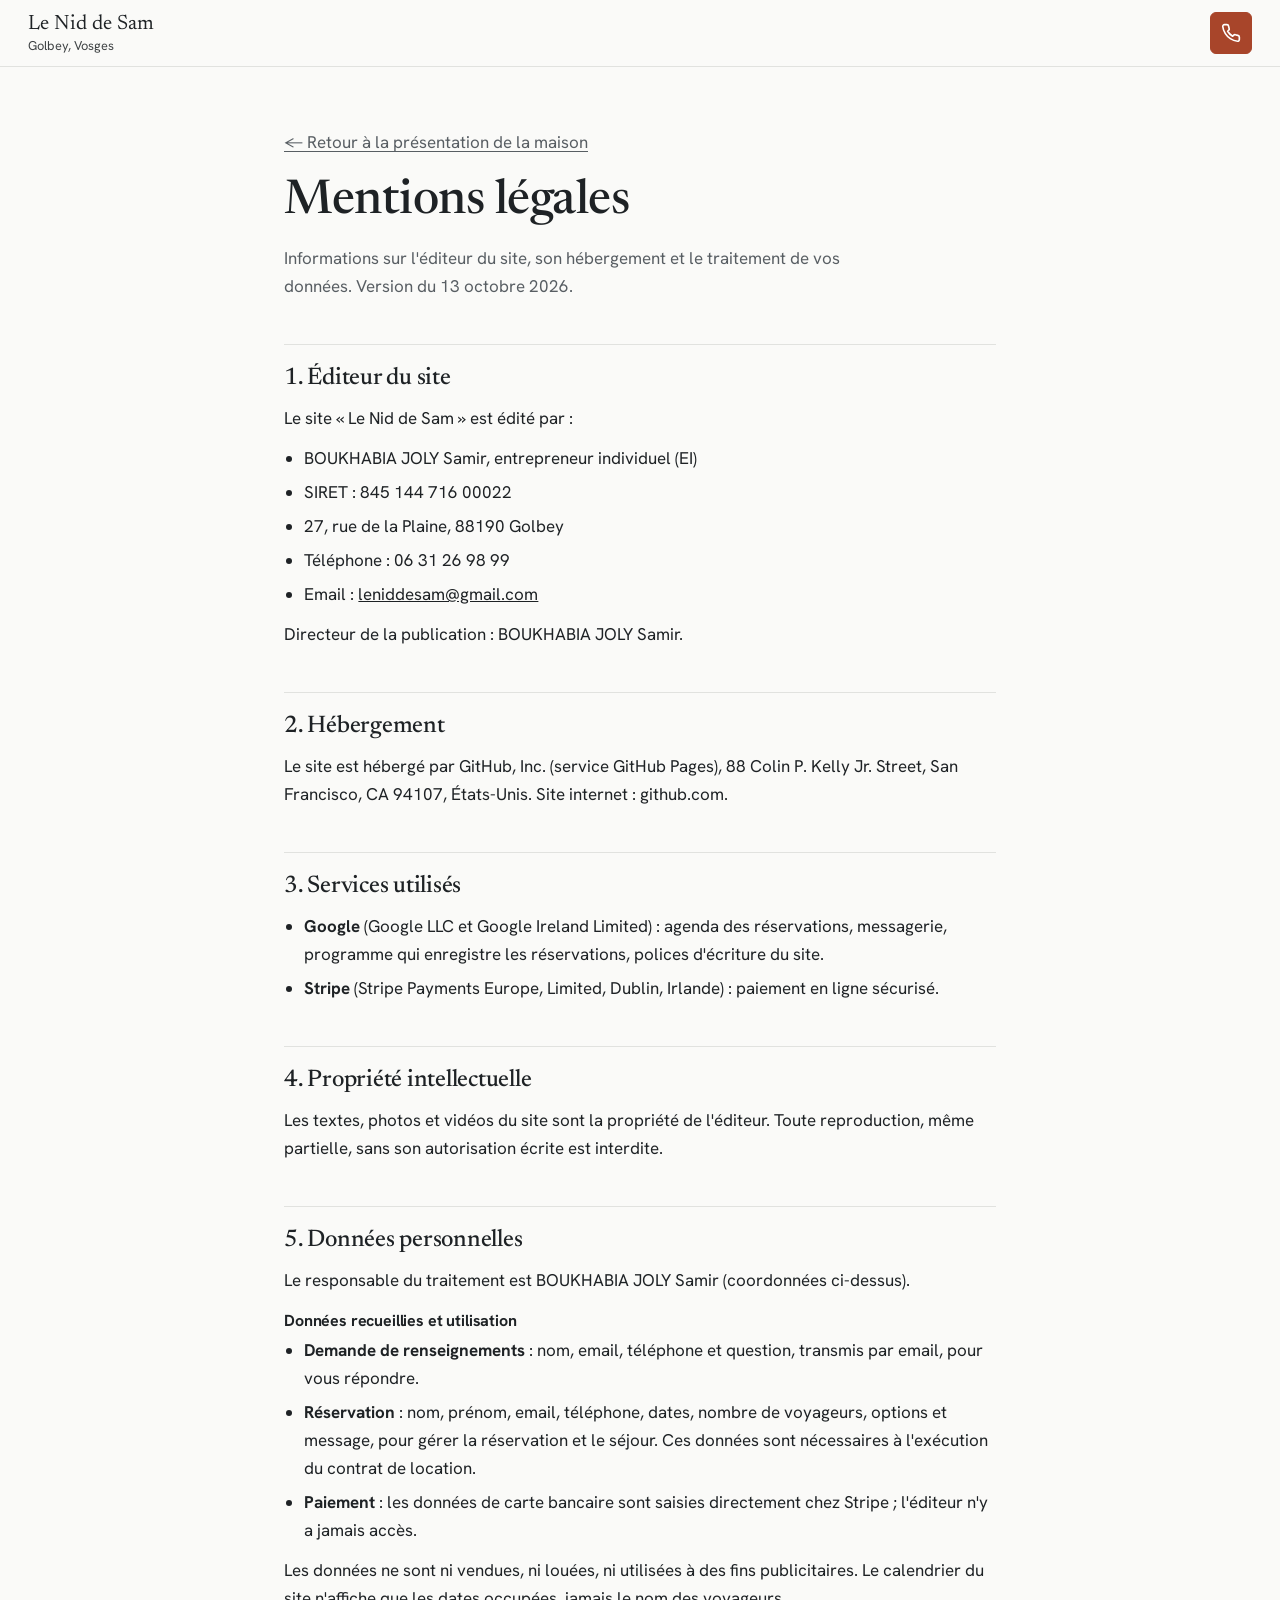
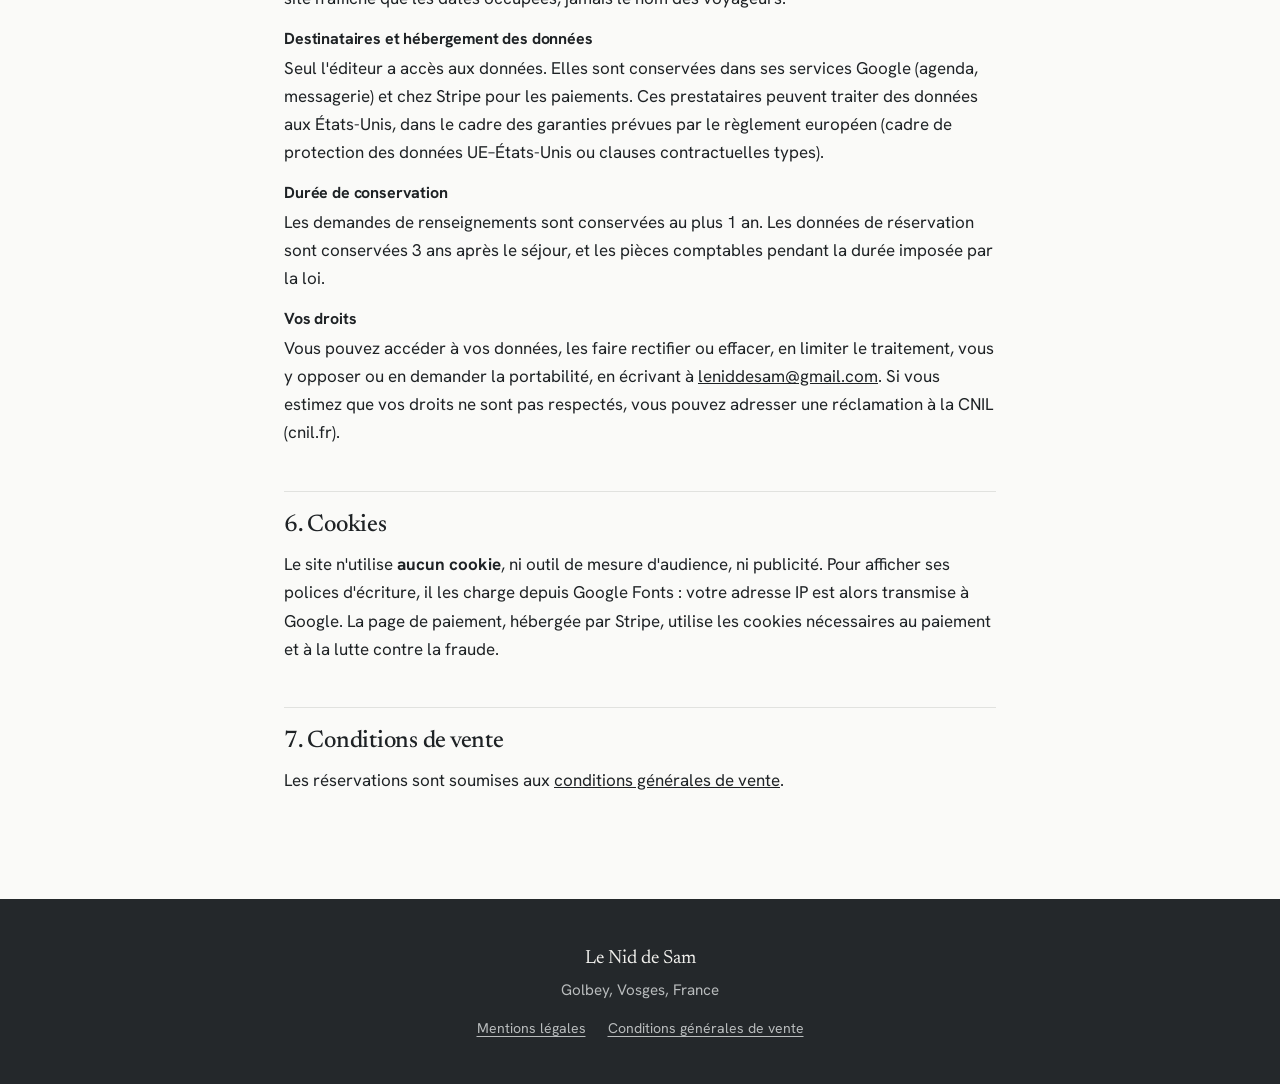
<file: mentions-legales.html>
<!DOCTYPE html>
<html lang="fr">
<head>
<meta charset="UTF-8">
<meta name="viewport" content="width=device-width, initial-scale=1">
<title>Mentions légales — Le Nid de Sam, Golbey</title>
<link rel="canonical" href="https://leniddesam.fr/mentions-legales.html">
<link rel="icon" href="data:image/svg+xml,<svg xmlns='http://www.w3.org/2000/svg' viewBox='0 0 32 32'><rect width='32' height='32' rx='7' fill='%2324282b'/><path d='M7 15.2 16 8l9 7.2' fill='none' stroke='white' stroke-width='2.4' stroke-linecap='round' stroke-linejoin='round'/><path d='M9.6 14.6V24h12.8v-9.4' fill='none' stroke='white' stroke-width='2.4' stroke-linecap='round' stroke-linejoin='round'/></svg>">
<link rel="preconnect" href="https://fonts.googleapis.com">
<link rel="preconnect" href="https://fonts.gstatic.com" crossorigin>
<link href="https://fonts.googleapis.com/css2?family=Hanken+Grotesk:wght@400;500;600;700&family=Newsreader:opsz,wght@6..72,400;6..72,500;6..72,600&display=swap" rel="stylesheet">
<link rel="stylesheet" href="style.css">
</head>
<body class="page-resa">

<header class="nav scrolled">
  <a class="brand" href="index.html">Le Nid de Sam<small>Golbey, Vosges</small></a>
  <a class="nav-reserver nav-tel" href="tel:+33631269899" aria-label="Appeler le 06 31 26 98 99" title="06 31 26 98 99"><svg viewBox="0 0 24 24" fill="none" stroke="currentColor" stroke-width="2" stroke-linecap="round" stroke-linejoin="round" aria-hidden="true"><path d="M22 16.9v3a2 2 0 0 1-2.2 2 19.8 19.8 0 0 1-8.6-3.1 19.5 19.5 0 0 1-6-6A19.8 19.8 0 0 1 2.1 4.2 2 2 0 0 1 4.1 2h3a2 2 0 0 1 2 1.7c.1 1 .4 1.9.7 2.8a2 2 0 0 1-.5 2.1L8 9.9a16 16 0 0 0 6 6l1.3-1.3a2 2 0 0 1 2.1-.4c.9.3 1.8.6 2.8.7a2 2 0 0 1 1.7 2z"/></svg></a>
</header>

<main class="resa">
  <article class="wrap legal">
    <a class="retour" href="index.html">← Retour à la présentation de la maison</a>
    <h1>Mentions légales</h1>
    <p class="lead">Informations sur l'éditeur du site, son hébergement et le traitement de vos données. Version du 13&nbsp;octobre 2026.</p>


    <h2>1. Éditeur du site</h2>
    <p>Le site «&nbsp;Le Nid de Sam&nbsp;» est édité par&nbsp;:</p>
    <ul>
      <li>BOUKHABIA JOLY Samir, entrepreneur individuel (EI)</li>
      <li>SIRET&nbsp;: 845 144 716 00022</li>
      <li>27, rue de la Plaine, 88190 Golbey</li>
      <li>Téléphone&nbsp;: 06 31 26 98 99</li>
      <li>Email&nbsp;: <a href="mailto:leniddesam@gmail.com">leniddesam@gmail.com</a></li>
    </ul>
    <p>Directeur de la publication&nbsp;: BOUKHABIA JOLY Samir.</p>

    <h2>2. Hébergement</h2>
    <p>Le site est hébergé par GitHub, Inc. (service GitHub Pages), 88 Colin P. Kelly Jr. Street, San Francisco, CA 94107, États-Unis. Site internet&nbsp;: github.com.</p>

    <h2>3. Services utilisés</h2>
    <ul>
      <li><b>Google</b> (Google LLC et Google Ireland Limited)&nbsp;: agenda des réservations, messagerie, programme qui enregistre les réservations, polices d'écriture du site.</li>
      <li><b>Stripe</b> (Stripe Payments Europe, Limited, Dublin, Irlande)&nbsp;: paiement en ligne sécurisé.</li>
    </ul>

    <h2>4. Propriété intellectuelle</h2>
    <p>Les textes, photos et vidéos du site sont la propriété de l'éditeur. Toute reproduction, même partielle, sans son autorisation écrite est interdite.</p>

    <h2>5. Données personnelles</h2>
    <p>Le responsable du traitement est BOUKHABIA JOLY Samir (coordonnées ci-dessus).</p>
    <h3>Données recueillies et utilisation</h3>
    <ul>
      <li><b>Demande de renseignements</b>&nbsp;: nom, email, téléphone et question, transmis par email, pour vous répondre.</li>
      <li><b>Réservation</b>&nbsp;: nom, prénom, email, téléphone, dates, nombre de voyageurs, options et message, pour gérer la réservation et le séjour. Ces données sont nécessaires à l'exécution du contrat de location.</li>
      <li><b>Paiement</b>&nbsp;: les données de carte bancaire sont saisies directement chez Stripe&nbsp;; l'éditeur n'y a jamais accès.</li>
    </ul>
    <p>Les données ne sont ni vendues, ni louées, ni utilisées à des fins publicitaires. Le calendrier du site n'affiche que les dates occupées, jamais le nom des voyageurs.</p>
    <h3>Destinataires et hébergement des données</h3>
    <p>Seul l'éditeur a accès aux données. Elles sont conservées dans ses services Google (agenda, messagerie) et chez Stripe pour les paiements. Ces prestataires peuvent traiter des données aux États-Unis, dans le cadre des garanties prévues par le règlement européen (cadre de protection des données UE–États-Unis ou clauses contractuelles types).</p>
    <h3>Durée de conservation</h3>
    <p>Les demandes de renseignements sont conservées au plus 1 an. Les données de réservation sont conservées 3 ans après le séjour, et les pièces comptables pendant la durée imposée par la loi.</p>
    <h3>Vos droits</h3>
    <p>Vous pouvez accéder à vos données, les faire rectifier ou effacer, en limiter le traitement, vous y opposer ou en demander la portabilité, en écrivant à <a href="mailto:leniddesam@gmail.com">leniddesam@gmail.com</a>. Si vous estimez que vos droits ne sont pas respectés, vous pouvez adresser une réclamation à la CNIL (cnil.fr).</p>

    <h2>6. Cookies</h2>
    <p>Le site n'utilise <b>aucun cookie</b>, ni outil de mesure d'audience, ni publicité. Pour afficher ses polices d'écriture, il les charge depuis Google Fonts&nbsp;: votre adresse IP est alors transmise à Google. La page de paiement, hébergée par Stripe, utilise les cookies nécessaires au paiement et à la lutte contre la fraude.</p>

    <h2>7. Conditions de vente</h2>
    <p>Les réservations sont soumises aux <a href="cgv.html">conditions générales de vente</a>.</p>
  </article>
</main>

<footer>
  <div class="brand-foot">Le Nid de Sam</div>
  <div>Golbey, Vosges, France</div>
  <nav class="foot-liens" aria-label="Informations légales"><a href="mentions-legales.html">Mentions légales</a><a href="cgv.html">Conditions générales de vente</a></nav>
</footer>

</body>
</html>
</file>
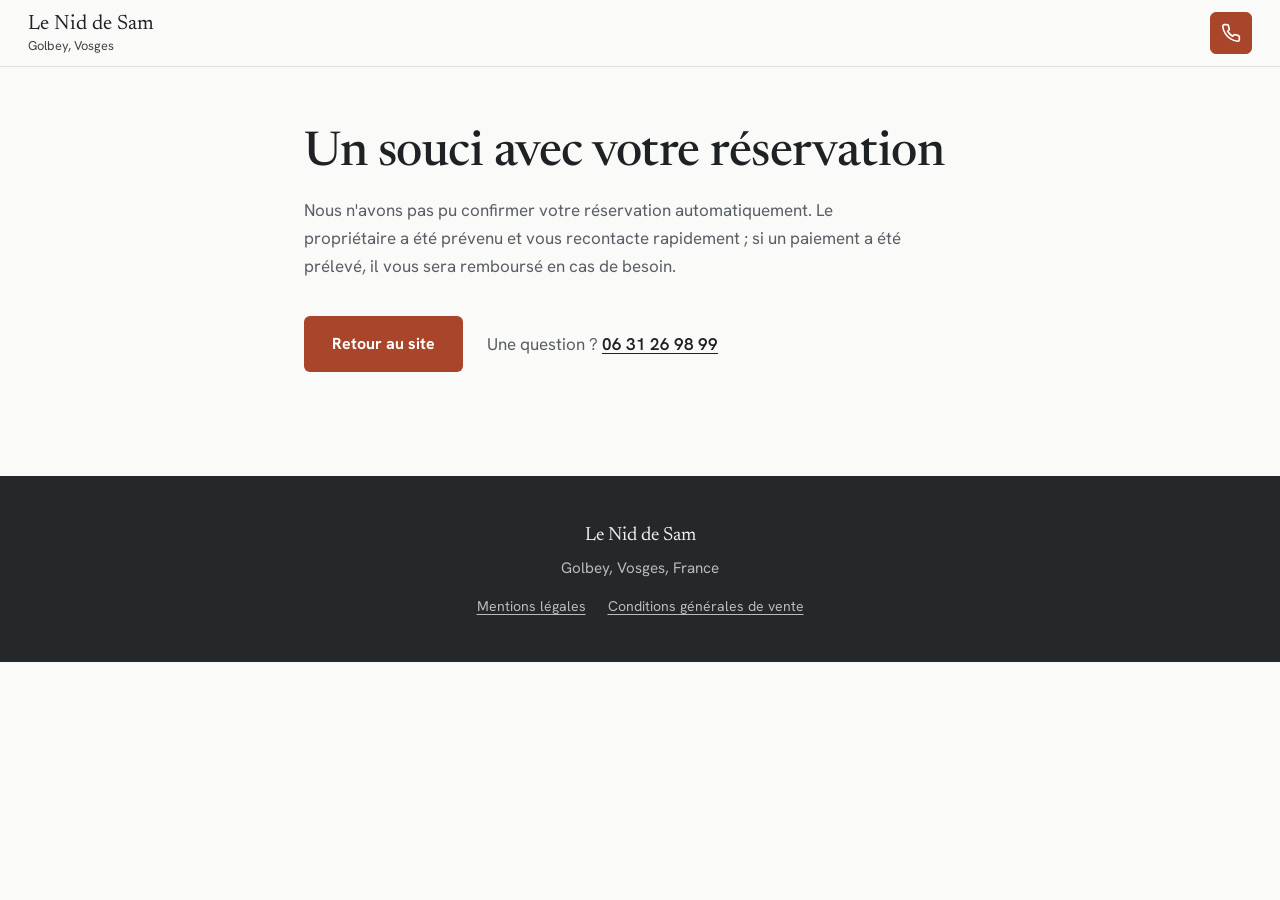
<file: merci.html>
<!DOCTYPE html>
<html lang="fr">
<head>
<meta charset="UTF-8">
<meta name="viewport" content="width=device-width, initial-scale=1">
<title>Réservation — Le Nid de Sam, Golbey</title>
<!-- Page de retour après paiement : jamais indexée -->
<meta name="robots" content="noindex, nofollow">
<link rel="icon" href="data:image/svg+xml,<svg xmlns='http://www.w3.org/2000/svg' viewBox='0 0 32 32'><rect width='32' height='32' rx='7' fill='%2324282b'/><path d='M7 15.2 16 8l9 7.2' fill='none' stroke='white' stroke-width='2.4' stroke-linecap='round' stroke-linejoin='round'/><path d='M9.6 14.6V24h12.8v-9.4' fill='none' stroke='white' stroke-width='2.4' stroke-linecap='round' stroke-linejoin='round'/></svg>">
<link rel="preconnect" href="https://fonts.googleapis.com">
<link rel="preconnect" href="https://fonts.gstatic.com" crossorigin>
<link href="https://fonts.googleapis.com/css2?family=Hanken+Grotesk:wght@400;500;600;700&family=Newsreader:opsz,wght@6..72,400;6..72,500;6..72,600&display=swap" rel="stylesheet">
<link rel="stylesheet" href="style.css">
</head>
<body class="page-resa">

<header class="nav scrolled">
  <a class="brand" href="index.html">Le Nid de Sam<small>Golbey, Vosges</small></a>
  <a class="nav-reserver nav-tel" href="tel:+33631269899" aria-label="Appeler le 06 31 26 98 99" title="06 31 26 98 99"><svg viewBox="0 0 24 24" fill="none" stroke="currentColor" stroke-width="2" stroke-linecap="round" stroke-linejoin="round" aria-hidden="true"><path d="M22 16.9v3a2 2 0 0 1-2.2 2 19.8 19.8 0 0 1-8.6-3.1 19.5 19.5 0 0 1-6-6A19.8 19.8 0 0 1 2.1 4.2 2 2 0 0 1 4.1 2h3a2 2 0 0 1 2 1.7c.1 1 .4 1.9.7 2.8a2 2 0 0 1-.5 2.1L8 9.9a16 16 0 0 0 6 6l1.3-1.3a2 2 0 0 1 2.1-.4c.9.3 1.8.6 2.8.7a2 2 0 0 1 1.7 2z"/></svg></a>
</header>

<main class="resa">
  <div class="wrap merci" aria-live="polite">
    <!-- Un seul de ces blocs est affiché, selon la réponse du programme de réservation -->
    <div id="etat-verif">
      <h1>Vérification du paiement…</h1>
      <p class="lead">Merci de patienter quelques secondes.</p>
    </div>

    <div id="etat-confirme" hidden>
      <h1>Votre séjour est réservé</h1>
      <p class="lead">Merci <span id="c-prenom"></span> ! Votre paiement est bien reçu. Un email de confirmation vient de vous être envoyé à <b id="c-email"></b>, avec l'adresse et les informations d'arrivée.</p>
      <dl class="merci-recap">
        <dt>Arrivée</dt><dd id="c-arrivee"></dd>
        <dt>Départ</dt><dd id="c-depart"></dd>
        <dt>Nuits</dt><dd id="c-nuits"></dd>
        <dt>Montant payé</dt><dd id="c-montant"></dd>
      </dl>
      <p class="merci-note">Pensez à vérifier vos courriers indésirables si l'email n'apparaît pas dans votre boîte de réception.</p>
    </div>

    <div id="etat-attente" hidden>
      <h1>Paiement en cours de validation</h1>
      <p class="lead">Votre paiement n'est pas encore confirmé par la banque. Dès qu'il le sera, votre réservation sera enregistrée et vous recevrez un email de confirmation. Aucune autre action n'est nécessaire.</p>
    </div>

    <div id="etat-probleme" hidden>
      <h1>Un souci avec votre réservation</h1>
      <p class="lead" id="p-texte">Nous n'avons pas pu confirmer votre réservation automatiquement. Le propriétaire a été prévenu et vous recontacte rapidement ; si un paiement a été prélevé, il vous sera remboursé en cas de besoin.</p>
    </div>

    <p class="merci-actions"><a class="btn btn-primary" href="index.html">Retour au site</a>
      <span>Une question ? <a href="tel:+33631269899">06&nbsp;31&nbsp;26&nbsp;98&nbsp;99</a></span></p>
  </div>
</main>

<footer>
  <div class="brand-foot">Le Nid de Sam</div>
  <div>Golbey, Vosges, France</div>
  <nav class="foot-liens" aria-label="Informations légales"><a href="mentions-legales.html">Mentions légales</a><a href="cgv.html">Conditions générales de vente</a></nav>
</footer>

<script src="calendrier.js"></script>
<script>
  const session = new URLSearchParams(location.search).get('session_id');
  const blocs = ['verif', 'confirme', 'attente', 'probleme'];
  const montrer = (nom) => blocs.forEach(b => { document.getElementById('etat-' + b).hidden = b !== nom; });
  const dateLongue = (v) => depuisIso(v).toLocaleDateString('fr-FR', { weekday: 'long', day: 'numeric', month: 'long', year: 'numeric' });

  // Le paiement peut mettre quelques secondes à être validé : on redemande
  // pendant une minute avant d'afficher « en cours de validation »
  let essais = 0;
  const verifier = async () => {
    if (!session || !API_GOOGLE) return montrer('probleme');
    try {
      const r = await fetch(`${API_GOOGLE}?action=confirmer&session_id=${encodeURIComponent(session)}`);
      const rep = await r.json();
      if (rep.etat === 'confirme') {
        const x = rep.resume || {};
        document.getElementById('c-prenom').textContent = x.prenom || '';
        document.getElementById('c-email').textContent = x.email || 'votre adresse';
        document.getElementById('c-arrivee').textContent = x.arrivee ? `${dateLongue(x.arrivee)}, dès 16 h` : '';
        document.getElementById('c-depart').textContent = x.depart ? `${dateLongue(x.depart)}, avant 11 h` : '';
        document.getElementById('c-nuits').textContent = x.nuits || '';
        document.getElementById('c-montant').textContent = x.montant != null ? euros(x.montant) : '';
        return montrer('confirme');
      }
      if (rep.etat === 'en_attente' && ++essais < 12) return setTimeout(verifier, 5000);
      if (rep.etat === 'en_attente') return montrer('attente');
      if (rep.etat === 'expire') document.getElementById('p-texte').textContent =
        'Le délai de paiement est dépassé et aucun montant n’a été prélevé. Vous pouvez refaire une réservation depuis la page de réservation.';
      montrer('probleme');
    } catch (err) {
      if (++essais < 12) return setTimeout(verifier, 5000);
      montrer('attente');
    }
  };
  verifier();
</script>

</body>
</html>
</file>
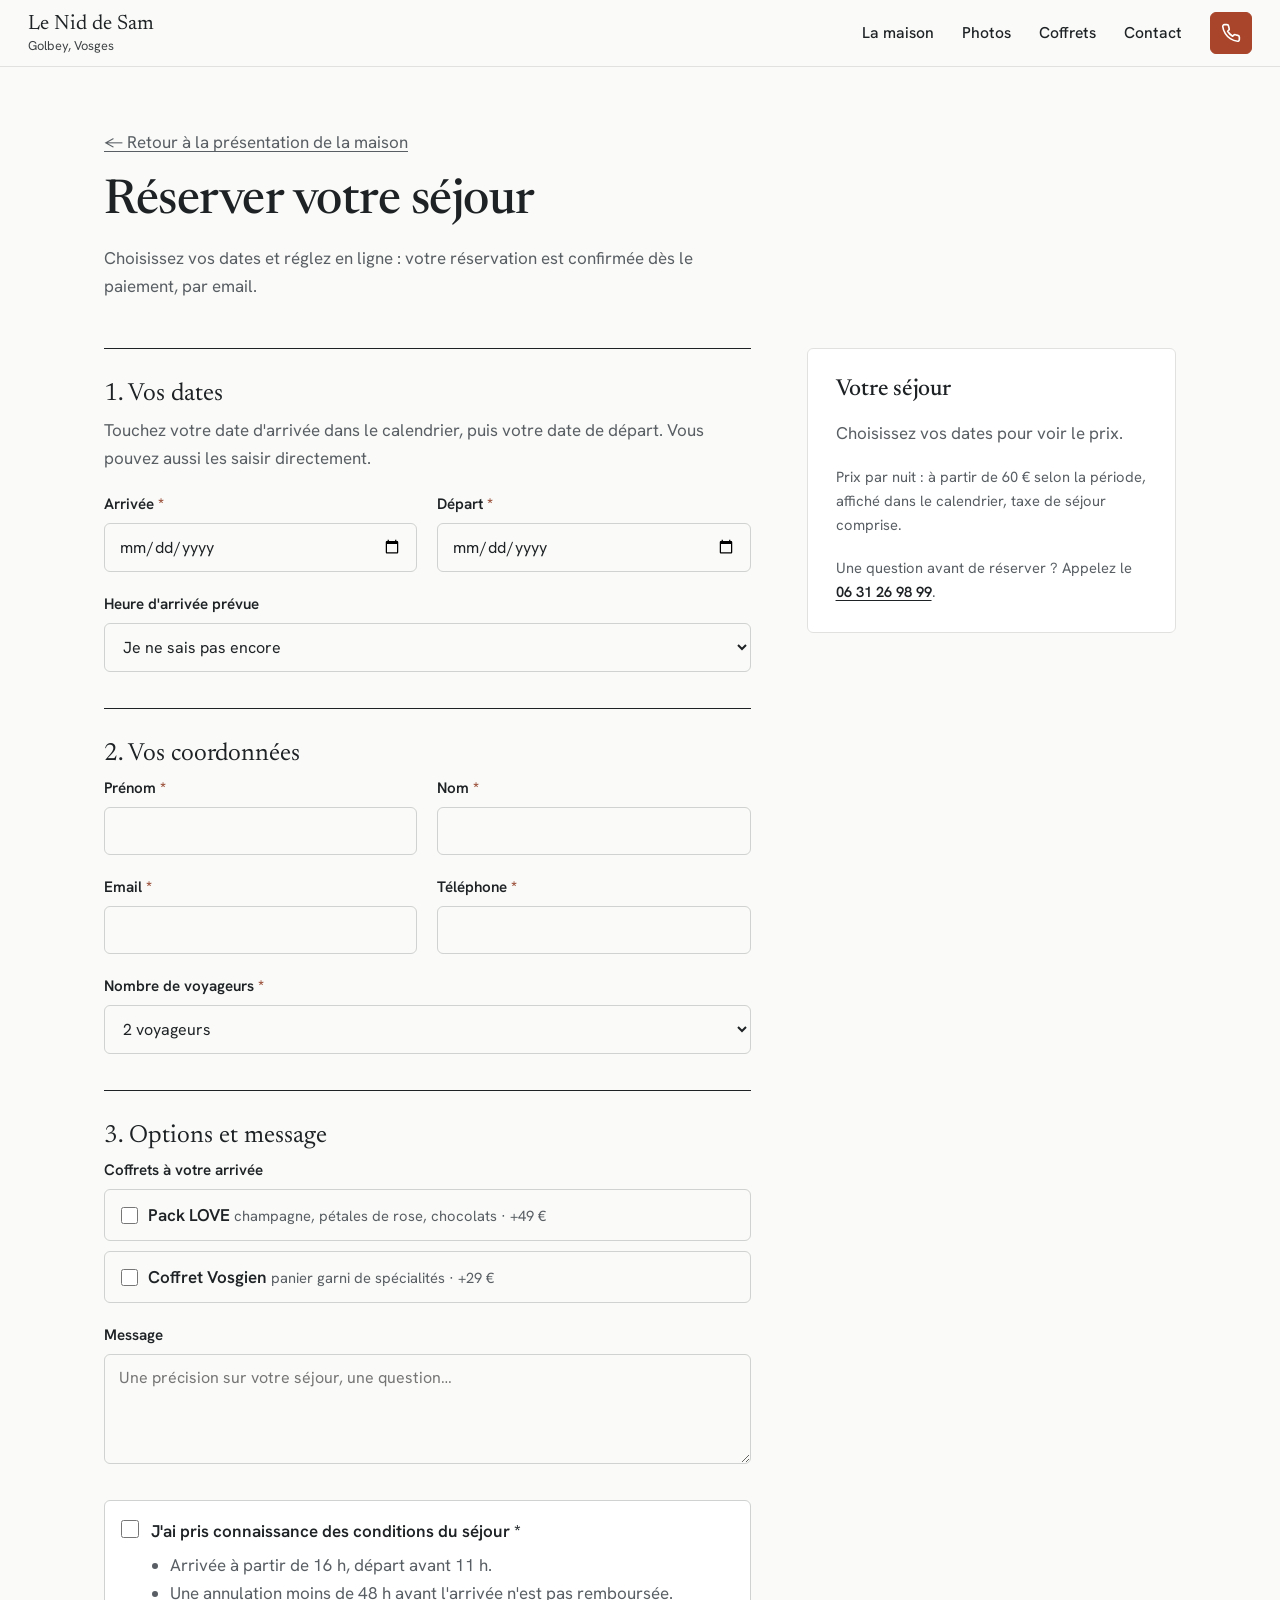
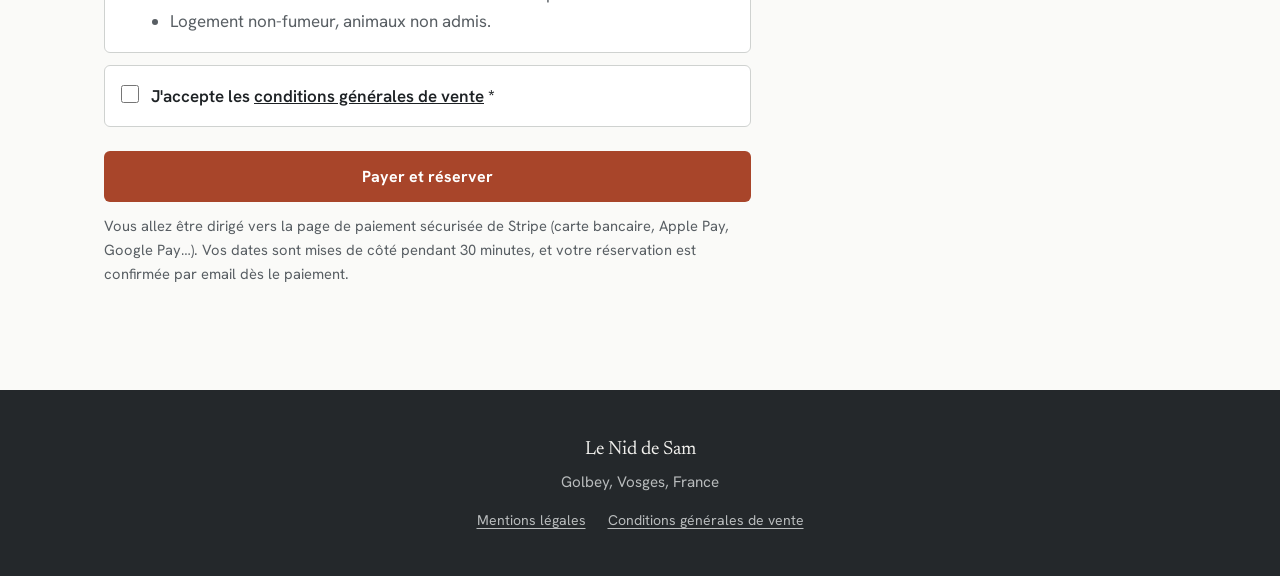
<file: reservation.html>
<!DOCTYPE html>
<html lang="fr">
<head>
<meta charset="UTF-8">
<meta name="viewport" content="width=device-width, initial-scale=1">
<title>Réserver — Le Nid de Sam, Golbey</title>
<link rel="canonical" href="https://leniddesam.fr/reservation.html">
<meta name="description" content="Demande de réservation pour Le Nid de Sam, maison indépendante à Golbey (Vosges) : choisissez vos dates, le prix s'affiche en direct.">
<link rel="icon" href="data:image/svg+xml,<svg xmlns='http://www.w3.org/2000/svg' viewBox='0 0 32 32'><rect width='32' height='32' rx='7' fill='%2324282b'/><path d='M7 15.2 16 8l9 7.2' fill='none' stroke='white' stroke-width='2.4' stroke-linecap='round' stroke-linejoin='round'/><path d='M9.6 14.6V24h12.8v-9.4' fill='none' stroke='white' stroke-width='2.4' stroke-linecap='round' stroke-linejoin='round'/></svg>">
<link rel="preconnect" href="https://fonts.googleapis.com">
<link rel="preconnect" href="https://fonts.gstatic.com" crossorigin>
<link href="https://fonts.googleapis.com/css2?family=Hanken+Grotesk:wght@400;500;600;700&family=Newsreader:opsz,wght@6..72,400;6..72,500;6..72,600&display=swap" rel="stylesheet">
<script>document.documentElement.classList.add('js');</script>
<link rel="stylesheet" href="style.css">
</head>
<body class="page-resa">

<header class="nav scrolled">
  <a class="brand" href="index.html">Le Nid de Sam<small>Golbey, Vosges</small></a>
  <nav class="links" aria-label="Navigation principale">
    <a href="index.html#logement">La maison</a>
    <a href="index.html#photos">Photos</a>
    <a href="index.html#coffrets">Coffrets</a>
    <a href="index.html#contact">Contact</a>
  </nav>
  <a class="nav-reserver nav-tel" href="tel:+33631269899" aria-label="Appeler le 06 31 26 98 99" title="06 31 26 98 99"><svg viewBox="0 0 24 24" fill="none" stroke="currentColor" stroke-width="2" stroke-linecap="round" stroke-linejoin="round" aria-hidden="true"><path d="M22 16.9v3a2 2 0 0 1-2.2 2 19.8 19.8 0 0 1-8.6-3.1 19.5 19.5 0 0 1-6-6A19.8 19.8 0 0 1 2.1 4.2 2 2 0 0 1 4.1 2h3a2 2 0 0 1 2 1.7c.1 1 .4 1.9.7 2.8a2 2 0 0 1-.5 2.1L8 9.9a16 16 0 0 0 6 6l1.3-1.3a2 2 0 0 1 2.1-.4c.9.3 1.8.6 2.8.7a2 2 0 0 1 1.7 2z"/></svg></a>
</header>

<main class="resa">
  <div class="wrap">
    <div class="resa-tete">
      <a class="retour" href="index.html">← Retour à la présentation de la maison</a>
      <h1>Réserver votre séjour</h1>
      <p class="lead" data-mode="demande">Choisissez vos dates et laissez vos coordonnées. Le propriétaire vous confirme la réservation par retour, par email ou par téléphone.</p>
      <p class="lead" data-mode="paiement" hidden>Choisissez vos dates et réglez en ligne : votre réservation est confirmée dès le paiement, par email.</p>
      <p class="estimation info-retour" id="info-retour" role="status" hidden></p>
    </div>

    <div class="resa-grille">
      <form class="resa-form" id="resa-form" novalidate>

        <!-- 1. Dates -->
        <fieldset class="etape">
          <legend>1. Vos dates</legend>
          <p class="aide">Touchez votre date d'arrivée dans le calendrier, puis votre date de départ. Vous pouvez aussi les saisir directement.</p>
          <div class="form-grid">
            <div class="field">
              <label for="f-arrivee">Arrivée <span class="req">*</span></label>
              <input id="f-arrivee" name="arrivee" type="date" required>
            </div>
            <div class="field">
              <label for="f-depart">Départ <span class="req">*</span></label>
              <input id="f-depart" name="depart" type="date" required>
            </div>
            <div class="field full">
              <label for="f-heure">Heure d'arrivée prévue</label>
              <select id="f-heure" name="heure">
                <option value="">Je ne sais pas encore</option>
                <option>Entre 16 h et 17 h</option>
                <option>Entre 17 h et 18 h</option>
                <option>Entre 18 h et 19 h</option>
                <option>Entre 19 h et 20 h</option>
                <option>Après 20 h</option>
              </select>
            </div>
            <p class="estimation full" id="alerte-dates" aria-live="polite" hidden></p>
          </div>

          <!-- Calendrier : masqué tant que les disponibilités ne sont pas connues -->
          <div class="cal" data-choix hidden data-si-dispos>
            <div class="cal-nav">
              <button class="cal-btn" type="button" id="cal-prev" aria-label="Mois précédent">‹</button>
              <button class="cal-btn" type="button" id="cal-next" aria-label="Mois suivant">›</button>
            </div>
            <div class="cal-mois" id="cal-mois"></div>
            <p class="cal-choix" id="cal-choix" aria-live="polite"></p>
            <p class="legende dispos-legende">
              <span class="cle"><span class="case libre" aria-hidden="true">12</span> Nuit libre, avec son prix</span>
              <span class="cle"><span class="case pris" aria-hidden="true">12</span> Nuit réservée</span>
              <span id="cal-maj"></span>
            </p>
          </div>
        </fieldset>

        <!-- 2. Coordonnées -->
        <fieldset class="etape">
          <legend>2. Vos coordonnées</legend>
          <div class="form-grid">
            <div class="field">
              <label for="f-prenom">Prénom <span class="req">*</span></label>
              <input id="f-prenom" name="prenom" type="text" autocomplete="given-name" required>
            </div>
            <div class="field">
              <label for="f-nom">Nom <span class="req">*</span></label>
              <input id="f-nom" name="nom" type="text" autocomplete="family-name" required>
            </div>
            <div class="field">
              <label for="f-email">Email <span class="req">*</span></label>
              <input id="f-email" name="email" type="email" autocomplete="email" required>
            </div>
            <div class="field">
              <label for="f-tel">Téléphone <span class="req">*</span></label>
              <input id="f-tel" name="tel" type="tel" autocomplete="tel" inputmode="tel" required>
            </div>
            <div class="field full">
              <label for="f-voyageurs">Nombre de voyageurs <span class="req">*</span></label>
              <select id="f-voyageurs" name="voyageurs" required>
                <option value="1">1 voyageur</option>
                <option value="2" selected>2 voyageurs</option>
              </select>
            </div>
          </div>
        </fieldset>

        <!-- 3. Options -->
        <fieldset class="etape">
          <legend>3. Options et message</legend>
          <div class="form-grid">
            <div class="field full" role="group" aria-labelledby="lbl-coffrets">
              <span class="label" id="lbl-coffrets">Coffrets à votre arrivée</span>
              <div class="choice-row">
                <label class="choice"><input type="checkbox" name="coffret" value="Pack LOVE (+49 €)" data-prix="49" data-cle="love"><span><b>Pack LOVE</b> <small>champagne, pétales de rose, chocolats · +49&nbsp;€</small></span></label>
                <label class="choice"><input type="checkbox" name="coffret" value="Coffret Vosgien (+29 €)" data-prix="29" data-cle="vosgien"><span><b>Coffret Vosgien</b> <small>panier garni de spécialités · +29&nbsp;€</small></span></label>
              </div>
            </div>
            <div class="field full">
              <label for="f-message">Message</label>
              <textarea id="f-message" name="message" placeholder="Une précision sur votre séjour, une question…"></textarea>
            </div>
          </div>
        </fieldset>

        <div class="piege" aria-hidden="true">
          <label for="f-site">Ne pas remplir ce champ</label>
          <input id="f-site" name="site_web" type="text" tabindex="-1" autocomplete="off">
        </div>

        <div class="conditions">
          <input type="checkbox" name="conditions" id="f-conditions" required>
          <div>
            <label for="f-conditions">J'ai pris connaissance des conditions du séjour <span class="req">*</span></label>
            <ul>
              <li>Arrivée à partir de 16&nbsp;h, départ avant 11&nbsp;h.</li>
              <li>Une annulation moins de 48&nbsp;h avant l'arrivée n'est pas remboursée.</li>
              <li>Logement non-fumeur, animaux non admis.</li>
            </ul>
          </div>
        </div>
        <div class="conditions" data-mode="paiement" hidden>
          <input type="checkbox" name="cgv" id="f-cgv" data-requis-paiement>
          <div>
            <label for="f-cgv">J'accepte les <a href="cgv.html" target="_blank" rel="noopener">conditions générales de vente</a> <span class="req">*</span></label>
          </div>
        </div>

        <div class="recap-mobile">
          <h3>Votre séjour</h3>
          <div id="recap-mobile"><p class="vide">Choisissez vos dates pour voir le prix.</p></div>
        </div>
        <p class="estimation" id="erreurs" role="alert" hidden></p>
        <button class="btn btn-primary" type="submit" id="bouton-envoi"><span data-mode="demande">Envoyer ma demande de réservation</span><span data-mode="paiement" hidden>Payer et réserver</span></button>
        <p class="form-hint" data-mode="demande">L'envoi ouvre votre messagerie avec un email prêt à partir, adressé au propriétaire. Vous pouvez le relire avant de l'envoyer. La réservation n'est définitive qu'après sa confirmation.</p>
        <p class="form-hint" data-mode="demande">Aucun paiement n'est demandé sur ce site. Une fois votre réservation confirmée, vous recevez par email un lien de paiement sécurisé.</p>
        <p class="form-hint" data-mode="paiement" hidden>Vous allez être dirigé vers la page de paiement sécurisée de Stripe (carte bancaire, Apple Pay, Google Pay…). Vos dates sont mises de côté pendant 30 minutes, et votre réservation est confirmée par email dès le paiement.</p>
      </form>

      <aside class="recap" aria-labelledby="titre-recap">
        <h2 id="titre-recap">Votre séjour</h2>
        <div id="recap-contenu" aria-live="polite"><p class="vide">Choisissez vos dates pour voir le prix.</p></div>
        <p class="note-recap">Prix par nuit : à partir de 60&nbsp;€ selon la période, affiché dans le calendrier, taxe de séjour comprise.</p>
        <p class="note-recap">Une question avant de réserver&nbsp;? Appelez le <a href="tel:+33631269899">06&nbsp;31&nbsp;26&nbsp;98&nbsp;99</a>.</p>
      </aside>
    </div>
  </div>
</main>

<footer>
  <div class="brand-foot">Le Nid de Sam</div>
  <div>Golbey, Vosges, France</div>
  <nav class="foot-liens" aria-label="Informations légales"><a href="mentions-legales.html">Mentions légales</a><a href="cgv.html">Conditions générales de vente</a></nav>
</footer>

<script src="calendrier.js"></script>
<script>
  // Adresse assemblée à l'exécution : elle n'apparaît pas en clair dans le code source,
  // ce qui la protège des robots collecteurs de spam.
  const DESTINATAIRE = ['leniddesam', 'gmail.com'].join('@');
  const form = document.getElementById('resa-form');
  const champArrivee = document.getElementById('f-arrivee');
  const champDepart = document.getElementById('f-depart');
  const alerteDates = document.getElementById('alerte-dates');
  // Deux récapitulatifs : l'encadré de droite (grand écran) et celui au-dessus du bouton (téléphone)
  const recaps = [document.getElementById('recap-contenu'), document.getElementById('recap-mobile')];
  const remplirRecap = (html) => recaps.forEach(el => { el.innerHTML = html; });
  const zoneErreurs = document.getElementById('erreurs');
  const fmtLong = (v) => depuisIso(v).toLocaleDateString('fr-FR', { weekday: 'long', day: 'numeric', month: 'long', year: 'numeric' });

  const aujourdhui = iso(new Date());
  champArrivee.min = aujourdhui;
  champDepart.min = lendemain(aujourdhui);

  const coffretsCoches = () => [...form.querySelectorAll('input[name="coffret"]:checked')];

  // Recalcule le récapitulatif, et signale un problème de dates
  const majSejour = () => {
    const a = champArrivee.value, d = champDepart.value;
    if (a) champDepart.min = lendemain(a);
    const e = estimerSejour(a, d);
    let probleme = '';
    if (e?.erreur) probleme = e.erreur;
    else if (e?.prises.length) probleme = `Attention : ${phraseNuitsPrises(e.prises)}. Choisissez d'autres dates.`;
    champDepart.setCustomValidity(probleme);
    alerteDates.hidden = !probleme;
    alerteDates.innerHTML = probleme ? `<span class="alerte">${probleme}</span>` : '';

    if (!e || e.erreur) {
      remplirRecap('<p class="vide">Choisissez vos dates pour voir le prix.</p>');
      return;
    }
    const coffrets = coffretsCoches();
    const totalCoffrets = coffrets.reduce((s, c) => s + Number(c.dataset.prix), 0);
    let lignes = `<dt>Arrivée</dt><dd>${jourMois(a)}</dd><dt>Départ</dt><dd>${jourMois(d)}</dd>` +
      `<dt>${e.nuits} nuit${e.nuits > 1 ? 's' : ''}</dt><dd>${euros(e.prix)}</dd>`;
    coffrets.forEach(c => { lignes += `<dt>${c.value.replace(/ \(.*\)$/, '')}</dt><dd>${euros(Number(c.dataset.prix))}</dd>`; });
    lignes += `<dt class="total">Total estimé</dt><dd class="total">${euros(e.prix + totalCoffrets)}</dd>`;
    remplirRecap(`<dl>${lignes}</dl>`);
  };

  // Calendrier ↔ champs de dates
  Calendrier.auChoix((a, d) => {
    champArrivee.value = a || '';
    champDepart.value = d || '';
    majSejour();
  });
  [champArrivee, champDepart].forEach(c => c.addEventListener('change', () => {
    Calendrier.definir(champArrivee.value, champDepart.value);
    majSejour();
  }));
  form.querySelectorAll('input[name="coffret"]').forEach(c => c.addEventListener('change', majSejour));
  document.addEventListener('dispos-chargees', majSejour);

  // Dates choisies sur l'accueil (reservation.html?arrivee=…&depart=…)
  (() => {
    const params = new URLSearchParams(location.search);
    const dateValide = (v) => /^\d{4}-\d{2}-\d{2}$/.test(v || '') && v >= aujourdhui;
    const a = params.get('arrivee'), d = params.get('depart');
    if (!dateValide(a)) return;
    champArrivee.value = a;
    if (dateValide(d) && d > a) champDepart.value = d;
    Calendrier.definir(champArrivee.value, champDepart.value);
    majSejour();
  })();

  // Champs obligatoires seulement en mode paiement (ex. conditions générales de vente)
  form.querySelectorAll('[data-requis-paiement]').forEach(el => { el.required = MODE === 'paiement'; });

  const bouton = document.getElementById('bouton-envoi');
  const infoRetour = document.getElementById('info-retour');
  const afficherErreur = (texte) => {
    zoneErreurs.innerHTML = `<span class="alerte">${texte}</span>`;
    zoneErreurs.hidden = false;
  };

  // Retour depuis Stripe sans avoir payé : les dates mises de côté sont libérées
  const retour = new URLSearchParams(location.search).get('annule');
  if (retour && API_GOOGLE) {
    fetch(`${API_GOOGLE}?action=liberer&jeton=${encodeURIComponent(retour)}`)
      .catch(() => {})
      .finally(() => Calendrier.recharger());
    infoRetour.textContent = 'Paiement annulé : aucun montant n’a été prélevé et vos dates ne sont plus retenues. Vous pouvez recommencer quand vous voulez.';
    infoRetour.hidden = false;
    history.replaceState(null, '', location.pathname);
  }

  // Vérifie les champs ; renvoie false (et affiche ce qui manque) s'il y a un problème
  const champsValides = () => {
    majSejour();
    const invalides = [...form.elements].filter(el => el.willValidate && !el.checkValidity());
    if (!invalides.length) { zoneErreurs.hidden = true; return true; }
    const noms = invalides.map(el => el.id === 'f-cgv' ? 'les conditions générales de vente'
      : el.type === 'checkbox' ? 'les conditions du séjour'
      : (form.querySelector(`label[for="${el.id}"]`)?.firstChild.textContent.trim().toLowerCase() || el.name));
    // Message sur les dates seulement s'il vient de nous (nuit déjà réservée…), pas du navigateur
    const dates = champDepart.validity.customError && invalides.includes(champDepart) ? ` ${champDepart.validationMessage}` : '';
    afficherErreur(`À compléter : ${[...new Set(noms)].join(', ')}.${dates}`);
    invalides[0].focus();
    return false;
  };

  // Mode paiement : le programme Google vérifie les dates, calcule le prix,
  // met les dates de côté et renvoie l'adresse de la page de paiement Stripe
  const payer = async () => {
    const d = new FormData(form);
    const envoi = {
      action: 'reserver',
      arrivee: d.get('arrivee'), depart: d.get('depart'), heure: d.get('heure'),
      prenom: d.get('prenom'), nom: d.get('nom'), email: d.get('email'), tel: d.get('tel'),
      voyageurs: Number(d.get('voyageurs')),
      coffrets: coffretsCoches().map(c => c.dataset.cle),
      message: d.get('message'),
      conditions: document.getElementById('f-conditions').checked,
      cgv: document.getElementById('f-cgv').checked,
      site_web: d.get('site_web'),
    };
    bouton.disabled = true;
    const libelle = bouton.innerHTML;
    bouton.textContent = 'Préparation du paiement…';
    try {
      // Corps envoyé en texte brut : requête « simple », sans vérification préalable du navigateur
      const r = await fetch(API_RESERVATION, { method: 'POST', body: JSON.stringify(envoi) });
      const rep = await r.json();
      if (rep.ok && rep.url) { location.href = rep.url; return; }
      afficherErreur(rep.message || 'La réservation n’a pas pu être préparée. Merci de réessayer.');
      if (rep.erreur === 'indisponible') { await Calendrier.recharger(); majSejour(); }
    } catch (err) {
      afficherErreur('Connexion impossible pour le moment. Merci de réessayer, ou de nous appeler au 06 31 26 98 99.');
    }
    bouton.disabled = false;
    bouton.innerHTML = libelle;
  };

  // Mode demande : email pré-rempli adressé au propriétaire
  const demander = () => {
    const d = new FormData(form);
    const e = estimerSejour(d.get('arrivee'), d.get('depart'));
    const coffrets = d.getAll('coffret');
    const totalCoffrets = coffretsCoches().reduce((s, c) => s + Number(c.dataset.prix), 0);
    const lignes = [
      'Bonjour,', '',
      'Je souhaite réserver Le Nid de Sam :', '',
      `Arrivée : ${fmtLong(d.get('arrivee'))}`,
      `Départ : ${fmtLong(d.get('depart'))}`,
      `Nuits : ${e.nuits}`,
      d.get('heure') ? `Heure d'arrivée prévue : ${d.get('heure')}` : null,
      `Voyageurs : ${d.get('voyageurs')}`,
      coffrets.length ? `Coffrets : ${coffrets.join(' + ')}` : null,
      `Total estimé sur le site : ${euros(e.prix + totalCoffrets)} (taxe de séjour comprise)`, '',
      `Nom : ${d.get('prenom')} ${d.get('nom')}`,
      `Email : ${d.get('email')}`,
      `Téléphone : ${d.get('tel')}`,
      d.get('message') ? `\nMessage :\n${d.get('message')}` : null,
      '', "J'ai pris connaissance des conditions du séjour (horaires, annulation, règles de la maison).",
      '', 'Merci !'
    ].filter(l => l !== null);
    const subject = `Réservation du ${jourMois(d.get('arrivee'))} au ${jourMois(d.get('depart'))} — Le Nid de Sam`;
    location.href = 'mailto:' + DESTINATAIRE + '?subject=' + encodeURIComponent(subject) + '&body=' + encodeURIComponent(lignes.join('\n'));
  };

  form.addEventListener('submit', (ev) => {
    ev.preventDefault();
    if (!champsValides()) return;
    if (MODE === 'paiement') payer(); else demander();
  });
</script>

</body>
</html>
</file>
<file: style.css>
/* Le Nid de Sam — styles communs aux pages du site
   (index.html : présentation de la maison ; reservation.html : demande de
   réservation). Les couleurs et les polices sont regroupées dans :root. */

:root {
  /* Piste « Ardoise & chêne » : couleurs tirées de la maison elle-même
     (murs blancs, façades anthracite de la cuisine, chêne, tuile du toit) */
  --bg: #fafaf8;
  --surface: #ffffff;
  --ink: #1e2225;
  --ink-soft: #585e63;
  --wood: #a0743f;          /* chêne */
  --wood-dark: #7a5629;
  --terra: #a8452a;         /* tuile du toit : bouton principal */
  --terra-dark: #8e3920;
  --night: #24282b;         /* anthracite : bandes sombres */
  --night-ink: #f1f0ed;
  --night-soft: #b9bcbd;
  --nuit-accent: #d1a36a;   /* chêne clair, lisible sur l'anthracite */
  --line: #e1e2df;
  --champ: #cfd2d0;         /* bordure des champs et boutons ronds */
  --teinte: #f3efe8;        /* fond d'un choix coché, de l'estimation */
  --radius: 6px;
  --police-titre: 'Newsreader', Georgia, serif;
  --police-texte: 'Hanken Grotesk', system-ui, sans-serif;
}
* { margin: 0; padding: 0; box-sizing: border-box; }
/* Un élément masqué le reste, même si son style lui donne un affichage (flex, grid…) */
[hidden] { display: none !important; }
html { scroll-behavior: smooth; }
body {
  font-family: var(--police-texte);
  background: var(--bg);
  color: var(--ink);
  font-size: 17px;
  line-height: 1.65;
  -webkit-font-smoothing: antialiased;
}
h1, h2, h3 { font-family: var(--police-titre); font-weight: 500; line-height: 1.12; letter-spacing: -.01em; }
img { max-width: 100%; display: block; }
a { color: inherit; }
.wrap { max-width: 1120px; margin: 0 auto; padding: 0 24px; }

/* ---------- Nav ---------- */
header.nav {
  position: fixed; top: 0; left: 0; right: 0; z-index: 100;
  display: flex; align-items: center; justify-content: space-between;
  padding: 18px 28px;
  transition: background .3s ease, box-shadow .3s ease, padding .3s ease;
  color: #fff;
}
header.nav.scrolled {
  background: var(--bg);
  color: var(--ink);
  box-shadow: 0 1px 0 var(--line);
  padding: 12px 28px;
}
.brand { font-family: var(--police-titre); font-size: 1.3rem; text-decoration: none; line-height: 1.2; }
.brand small { display: block; font-family: var(--police-texte); font-size: .8rem; opacity: .85; }
nav.links { display: flex; gap: 28px; margin-left: auto; }
nav.links a {
  text-decoration: none; font-size: .98rem; font-weight: 500;
  padding: 4px 0; border-bottom: 1.5px solid transparent;
  transition: border-color .2s;
}
nav.links a:hover, nav.links a:focus-visible { border-bottom-color: currentColor; }
@media (max-width: 760px) { nav.links { display: none; } }
/* Bouton « Réserver » de l'en-tête : hors du menu, il reste visible sur téléphone */
.nav-reserver {
  margin-left: 28px; text-decoration: none; font-weight: 600; font-size: .98rem;
  padding: 8px 18px; border: 1.5px solid currentColor; border-radius: var(--radius);
  transition: background .2s, color .2s, border-color .2s;
}
.nav-reserver:hover { background: rgba(255, 255, 255, .14); }
header.nav.scrolled .nav-reserver { background: var(--terra); border-color: var(--terra); color: #fff; }
header.nav.scrolled .nav-reserver:hover { background: var(--terra-dark); border-color: var(--terra-dark); }
.nav-reserver:focus-visible { outline: 3px solid currentColor; outline-offset: 3px; }
@media (max-width: 760px) { .nav-reserver { margin-left: auto; padding: 7px 14px; font-size: .92rem; } }
/* Variante téléphone de l'en-tête (pages intérieures) : icône seule */
.nav-tel { display: inline-flex; align-items: center; justify-content: center; width: 42px; height: 42px; padding: 0; }
.nav-tel svg { width: 20px; height: 20px; }
@media (max-width: 760px) { .nav-tel { padding: 0; } }

/* ---------- Hero : photo plein écran, nom de la maison en grand ---------- */
.hero {
  position: relative; min-height: 100svh; padding: 120px 24px 72px;
  display: grid; place-items: center; text-align: center;
  isolation: isolate; color: #fff; background: #20262a;
}
.hero-photo {
  position: absolute; inset: 0; z-index: -2;
  width: 100%; height: 100%; object-fit: cover; object-position: center 55%;
}
/* Voile léger : assez pour lire le blanc (menu en haut, dates en bas),
   sans éteindre la photo */
.hero::before {
  content: ""; position: absolute; inset: 0; z-index: -1;
  background: linear-gradient(180deg, rgba(10, 14, 18, .45) 0%, rgba(10, 14, 18, .12) 38%,
              rgba(10, 14, 18, .22) 62%, rgba(10, 14, 18, .62) 100%);
}
.hero-centre { width: min(760px, 100%); }
.hero-titre {
  font-family: var(--police-titre); font-weight: 500;
  font-size: clamp(2.8rem, 8.4vw, 7.4rem); line-height: 1; letter-spacing: .04em;
  text-transform: uppercase; text-shadow: 0 2px 30px rgba(0, 0, 0, .18);
}
.hero-lieu {
  margin-top: clamp(28px, 4.5vw, 52px);
  font-size: clamp(.95rem, 1.9vw, 1.5rem); font-weight: 500; line-height: 1.6;
  letter-spacing: .42em; text-transform: uppercase;
}
/* Recherche de dates : de simples traits, comme le formulaire du modèle */
.hero-dates {
  margin: clamp(40px, 6vw, 64px) auto 0; width: min(560px, 100%);
  display: grid; grid-template-columns: 1fr 1fr auto; gap: 22px; align-items: end; text-align: left;
}
.hero-dates label { display: block; font-size: .85rem; opacity: .92; }
.hero-dates input {
  display: block; width: 100%; margin-top: 10px; padding: 0 0 10px;
  background: none; border: 0; border-bottom: 1px solid rgba(255, 255, 255, .85); border-radius: 0;
  color: #fff; font: 500 1rem var(--police-texte); color-scheme: dark;
}
.hero-dates input:focus-visible { outline: none; border-bottom: 2px solid #fff; }
.hero-dates button {
  font: 600 .92rem var(--police-texte); color: var(--ink); background: #fff;
  border: 0; border-radius: 2px; padding: 13px 22px; min-height: 46px; cursor: pointer;
  transition: background .2s;
}
.hero-dates button:hover { background: var(--teinte); }
.hero-dates button:focus-visible { outline: 3px solid #fff; outline-offset: 3px; }
.hero-prix { margin-top: 18px; font-size: .88rem; opacity: .88; }
@media (max-width: 640px) {
  .hero-dates { grid-template-columns: 1fr 1fr; }
  .hero-dates button { grid-column: 1 / -1; padding: 15px; }
  .hero-lieu { letter-spacing: .32em; }
}

.btn {
  display: inline-flex; align-items: center; justify-content: center;
  font-family: var(--police-texte); font-size: 1rem; font-weight: 700;
  text-decoration: none; border: none;
  padding: 15px 28px; min-height: 48px; border-radius: var(--radius); cursor: pointer;
  transition: background .2s ease;
}
.btn-primary { background: var(--terra); color: #fff; }
.btn-primary:hover { background: var(--terra-dark); }
.btn:focus-visible { outline: 3px solid var(--ink); outline-offset: 3px; }

/* ---------- Sections ---------- */
section { padding: 104px 0; }
h2.title { font-size: clamp(1.9rem, 3.6vw, 2.75rem); text-wrap: balance; }
.lead { color: var(--ink-soft); max-width: 60ch; }
/* Apparition douce : ne masque le contenu que si JavaScript tourne */
.js .reveal { opacity: 0; transform: translateY(20px); transition: opacity .6s ease, transform .6s ease; }
.js .reveal.visible { opacity: 1; transform: none; }
@media (prefers-reduced-motion: reduce) {
  html { scroll-behavior: auto; }
  .js .reveal { opacity: 1; transform: none; transition: none; }
}

/* ---------- Logement ---------- */
.logement { padding-top: 128px; }
.intro { display: grid; grid-template-columns: 5fr 7fr; gap: 64px; align-items: start; }
@media (min-width: 861px) { .intro h2, .contact-grid h2 { max-width: 12ch; } }
.intro p { color: var(--ink-soft); margin-bottom: 16px; max-width: 60ch; }
.intro p:first-child { font-size: 1.2rem; color: var(--ink); }
@media (max-width: 860px) { .intro { grid-template-columns: 1fr; gap: 24px; } }

/* La maison pièce par pièce : une fiche en lignes, sans cartes */
.fiche { margin-top: 80px; border-top: 1px solid var(--ink); }
.fiche h3 { font-size: 1.05rem; font-family: var(--police-texte); font-weight: 700; padding: 18px 0 6px; }
.fiche dl { display: grid; grid-template-columns: 5fr 7fr; column-gap: 64px; }
.fiche dt, .fiche dd { padding: 20px 0; border-bottom: 1px solid var(--line); }
.fiche dt { font-family: var(--police-titre); font-size: 1.3rem; }
.fiche dd { color: var(--ink-soft); }
@media (max-width: 860px) {
  .fiche dl { grid-template-columns: 1fr; }
  .fiche dt { border-bottom: none; padding-bottom: 2px; }
  .fiche dd { padding-top: 0; }
}

/* ---------- Photos ---------- */
.photos { padding-top: 40px; }
.photos-head { display: flex; justify-content: space-between; align-items: baseline; gap: 24px; flex-wrap: wrap; margin-bottom: 28px; }
.photos-head p { color: var(--ink-soft); font-size: .95rem; max-width: 44ch; }
.gallery { display: grid; gap: 36px; }
/* flex-grow proportionnel au ratio de chaque photo, base 0 : toutes les
   photos d'une rangée ont exactement la même hauteur, sans recadrage */
.g-row { display: flex; gap: 16px; align-items: flex-start; }
.g-row .shot { flex: var(--r) 1 0; min-width: 0; }
.shot { margin: 0; display: flex; flex-direction: column; gap: 8px; }
.tile {
  display: block; width: 100%; aspect-ratio: var(--r); overflow: hidden; border-radius: var(--radius);
  border: none; padding: 0; cursor: zoom-in; background: var(--line);
}
.tile img { width: 100%; height: 100%; object-fit: cover; }
.tile:focus-visible { outline: 3px solid var(--terra); outline-offset: 3px; }
.shot figcaption { font-size: .92rem; color: var(--ink-soft); }
/* Téléphone : grille à 2 colonnes, les photos en largeur occupent toute
   la ligne, les photos en hauteur se rangent par deux */
@media (max-width: 760px) {
  .gallery { grid-template-columns: 1fr 1fr; grid-auto-flow: dense; gap: 22px 12px; }
  .g-row { display: contents; }
  .shot.paysage { grid-column: 1 / -1; }
  .shot:not(.paysage) .tile { aspect-ratio: 3 / 4; }
}

/* ---------- Lightbox ---------- */
dialog.lightbox {
  border: none; background: rgba(14, 16, 17, .93); padding: 0;
  width: 100vw; height: 100vh; max-width: 100vw; max-height: 100vh;
}
dialog.lightbox::backdrop { background: rgba(14, 16, 17, .8); }
.lightbox figure {
  width: 100%; height: 100%; display: flex; flex-direction: column; gap: 12px;
  align-items: center; justify-content: center; padding: 64px 72px 24px;
}
.lightbox img { max-width: 100%; max-height: calc(100% - 40px); object-fit: contain; border-radius: 4px; }
.lightbox figcaption { color: #e6e6e3; font-size: .95rem; text-align: center; }
.lightbox .close, .lightbox .nav-lb {
  position: absolute; width: 48px; height: 48px;
  border-radius: 50%; border: 1px solid rgba(255, 255, 255, .4);
  background: rgba(255, 255, 255, .1); color: #fff; font-size: 1.6rem; line-height: 1;
  cursor: pointer; display: grid; place-items: center;
}
.lightbox .close { top: 18px; right: 18px; }
.lightbox .nav-lb { top: 50%; transform: translateY(-50%); font-size: 2rem; padding-bottom: 4px; }
.lightbox .prev { left: 14px; }
.lightbox .next { right: 14px; }
.lightbox .nav-lb[hidden] { display: none; }
.lightbox .close:hover, .lightbox .nav-lb:hover { background: rgba(255, 255, 255, .25); }
@media (max-width: 640px) {
  .lightbox figure { padding: 64px 12px 84px; }
  .lightbox .nav-lb { top: auto; bottom: 18px; transform: none; }
  .lightbox .prev { left: calc(50% - 60px); }
  .lightbox .next { right: calc(50% - 60px); }
}

/* ---------- Coffrets : bande sombre, pour rompre le rythme ---------- */
.coffrets { background: var(--night); color: var(--night-ink); padding: 112px 0; }
.coffrets-grid { display: grid; grid-template-columns: 5fr 7fr; gap: 72px; align-items: start; }
.coffret-photo { margin: 0; display: flex; flex-direction: column; gap: 10px; }
.coffret-photo .tile { aspect-ratio: 3 / 4; }
.coffret-photo figcaption { font-size: .92rem; color: var(--night-soft); }
.coffrets-head p { color: var(--night-soft); max-width: 52ch; margin-top: 18px; }
.offres { margin-top: 44px; border-top: 1px solid rgba(241, 240, 237, .2); }
.offre { padding: 30px 0 30px; }
.offre + .offre { border-top: 1px solid rgba(241, 240, 237, .2); }
.offre-top { display: flex; justify-content: space-between; align-items: baseline; gap: 16px; }
.offre h3 { font-size: 1.75rem; }
.offre .price { font-family: var(--police-titre); font-size: 1.4rem; color: var(--nuit-accent); white-space: nowrap; }
.offre p { color: var(--night-soft); margin-top: 10px; }
.offre ul { margin-top: 18px; padding-left: 1.1em; color: var(--night-ink); }
.offre li { padding: 3px 0; }
.offre li::marker { color: var(--nuit-accent); }
.coffrets .note { margin-top: 8px; color: var(--night-soft); font-size: .95rem; }
.coffrets .note a { color: var(--night-ink); text-underline-offset: 4px; }
@media (max-width: 860px) {
  .coffrets-grid { grid-template-columns: 1fr; gap: 40px; }
  /* Sur téléphone, la photo vient après le texte, près de l'offre qu'elle illustre */
  .coffret-photo { order: 2; }
  .coffret-photo .tile { aspect-ratio: 4 / 5; }
}

/* ---------- Autour : photo et liste côte à côte ---------- */
.autour { padding: 120px 0 104px; }
.around-grid { display: grid; grid-template-columns: 6fr 5fr; gap: 72px; align-items: start; }
.around-grid h2 { margin-bottom: 16px; }
.moselle { margin: 0; }
.moselle img { width: 100%; aspect-ratio: 4 / 5; object-fit: cover; object-position: center 60%; border-radius: var(--radius); }
.moselle figcaption { margin-top: 10px; font-size: .92rem; color: var(--ink-soft); }
ul.spots { list-style: none; margin-top: 36px; border-top: 1px solid var(--line); }
.spot { padding: 18px 0; border-bottom: 1px solid var(--line); }
.spot b { display: block; font-size: 1.05rem; }
.spot span { color: var(--ink-soft); }
@media (max-width: 860px) {
  .around-grid { grid-template-columns: 1fr; gap: 40px; }
  .around-grid .moselle { order: 2; }
  .moselle img { aspect-ratio: 4 / 3; }
}

/* ---------- Infos pratiques ---------- */
.infos { background: var(--surface); padding: 88px 0; border-top: 1px solid var(--line); border-bottom: 1px solid var(--line); }
.info-grid { display: grid; grid-template-columns: repeat(3, 1fr); gap: 36px 40px; margin-top: 40px; }
@media (max-width: 960px) and (min-width: 761px) { .info-grid { grid-template-columns: 1fr 1fr; } }
.info b { display: block; font-size: .95rem; color: var(--ink-soft); font-weight: 500; margin-bottom: 4px; }
.info span { font-family: var(--police-titre); font-size: 1.35rem; }
.info small { display: block; font-size: .95rem; color: var(--ink-soft); margin-top: 4px; }
@media (max-width: 760px) { .info-grid { grid-template-columns: 1fr; gap: 24px; } }
.regles { display: flex; flex-wrap: wrap; gap: 12px 36px; list-style: none; margin-top: 48px; padding-top: 24px; border-top: 1px solid var(--line); }
.regle { display: inline-flex; align-items: center; gap: 10px; }
.regle svg { width: 20px; height: 20px; color: var(--wood-dark); flex: none; }

/* ---------- Disponibilités ---------- */
.dispos { padding: 104px 0 0; }
.dispos-head .lead { margin-top: 14px; }
.cal { position: relative; margin-top: 40px; }
/* Flèches alignées sur la ligne des noms de mois */
.cal-nav { position: absolute; top: -6px; right: 0; display: flex; gap: 8px; }
.cal-btn {
  width: 44px; height: 44px; border-radius: 50%; border: 1px solid var(--champ);
  background: var(--surface); color: var(--ink); font-size: 1.5rem; line-height: 1;
  cursor: pointer; display: grid; place-items: center; padding-bottom: 3px;
}
.cal-btn:hover:not(:disabled) { border-color: var(--wood-dark); }
.cal-btn:disabled { opacity: .35; cursor: default; }
.cal-btn:focus-visible { outline: 3px solid var(--terra); outline-offset: 2px; }
.cal-mois { display: grid; grid-template-columns: 1fr 1fr; gap: 56px; }
.mois { width: 100%; border-collapse: collapse; table-layout: fixed; }
.mois caption {
  text-align: left; font-family: var(--police-titre); font-size: 1.35rem;
  padding: 0 0 16px; text-transform: capitalize;
}
.mois th { font-size: .85rem; font-weight: 600; color: var(--ink-soft); padding-bottom: 8px; }
.mois abbr { text-decoration: none; }
.mois td { padding: 2px; text-align: center; }
.case {
  display: flex; flex-direction: column; align-items: center; justify-content: center;
  height: 52px; border-radius: 4px; line-height: 1.15;
  font-size: .98rem; font-variant-numeric: tabular-nums;
}
/* Prix de la nuit, sous la date (nuits libres uniquement) */
.case .prix { font-size: .74rem; color: var(--ink-soft); margin-top: 3px; white-space: nowrap; }
.case.libre { background: var(--surface); border: 1px solid var(--line); }
.case.pris {
  color: #6f7579; text-decoration: line-through; text-decoration-color: var(--terra);
  background: repeating-linear-gradient(135deg, #eeeeeb 0 5px, #e3e4e1 5px 10px);
}
.case.passe { color: #aeb2b4; }
.case.aujourdhui { box-shadow: inset 0 0 0 2px var(--wood-dark); font-weight: 700; }
.legende {
  margin-top: 20px; font-size: .92rem; color: var(--ink-soft);
  display: flex; flex-wrap: wrap; align-items: center; gap: 10px 24px;
}
.cle { display: inline-flex; align-items: center; gap: 8px; }
.vh { position: absolute; width: 1px; height: 1px; overflow: hidden; clip-path: inset(50%); white-space: nowrap; }
.cle .case { width: 34px; height: 30px; font-size: .85rem; }
/* Page de réservation : dates cliquables dans le calendrier */
button.case { width: 100%; font: inherit; color: inherit; cursor: pointer; padding: 0; }
button.case.libre:hover { border-color: var(--ink); }
button.case:focus-visible { outline: 3px solid var(--terra); outline-offset: 1px; position: relative; z-index: 1; }
.case.entre { background: var(--teinte); border-color: #dfd3bf; }
.case.debut, .case.fin { background: var(--ink); color: #fff; border-color: var(--ink); text-decoration: none; }
.case.debut .prix, .case.fin .prix { color: #c9ccce; }
.cal-choix { margin-top: 14px; min-height: 1.6em; font-weight: 600; }
.dispos-action { margin-top: 28px; }
@media (max-width: 760px) {
  .cal-mois { grid-template-columns: 1fr; }
  .mois:nth-child(2) { display: none; }
  .mois td { padding: 1.5px; }
  .case { height: 48px; font-size: .92rem; }
  .case .prix { font-size: .68rem; margin-top: 2px; }
}

/* ---------- Contact : texte à gauche, formulaire à droite ---------- */
.contact { padding: 112px 0 120px; }
.contact-grid { display: grid; grid-template-columns: 5fr 7fr; gap: 64px; align-items: start; }
.contact-grid h2 { margin-bottom: 16px; }
.contact-grid .lead { margin-bottom: 18px; }
.contact .alt { font-size: .95rem; color: var(--ink-soft); }
.contact-autres { color: var(--ink-soft); margin-bottom: 14px; max-width: 52ch; }
.contact-autres a, .recap a { color: var(--ink); font-weight: 600; text-underline-offset: 3px; }
@media (max-width: 860px) { .contact-grid { grid-template-columns: 1fr; gap: 32px; } }
.form-card { background: var(--surface); border: 1px solid var(--line); border-radius: var(--radius); padding: 36px; }
.form-grid { display: grid; grid-template-columns: 1fr 1fr; gap: 20px; }
.field { display: flex; flex-direction: column; gap: 6px; }
.field.full { grid-column: 1 / -1; }
.field > label, .field > .label { font-size: .95rem; font-weight: 600; color: var(--ink); }
.field label .req { color: var(--terra-dark); }
/* Champs de saisie uniquement : les boutons radio et cases à cocher gardent leur taille */
.field input:not([type="radio"]):not([type="checkbox"]), .field select, .field textarea {
  font-family: var(--police-texte); font-size: 1rem; color: var(--ink);
  background: var(--bg); border: 1px solid var(--champ); border-radius: var(--radius);
  padding: 12px 14px; min-height: 48px; width: 100%;
  transition: border-color .2s, box-shadow .2s;
}
.field textarea { resize: vertical; min-height: 110px; }
.field input:not([type="radio"]):not([type="checkbox"]):focus, .field select:focus, .field textarea:focus {
  outline: none; border-color: var(--wood-dark); box-shadow: 0 0 0 3px rgba(160, 116, 63, .22);
}
.choice-row { display: flex; flex-wrap: wrap; gap: 10px; }
.choice {
  display: flex; align-items: center; gap: 10px; cursor: pointer; flex: 1 1 auto;
  border: 1px solid var(--champ); border-radius: var(--radius); padding: 11px 16px; min-height: 48px;
  background: var(--bg);
  transition: border-color .2s, background .2s;
}
.choice:has(input:checked) { border-color: var(--wood-dark); background: var(--teinte); }
.choice input { accent-color: var(--wood-dark); width: 17px; height: 17px; cursor: pointer; }
.choice b { font-weight: 600; }
.choice small { color: var(--ink-soft); font-size: .92rem; }
.form-card .btn-primary { width: 100%; margin-top: 28px; }
.form-hint { margin-top: 12px; font-size: .92rem; color: var(--ink-soft); }
/* Estimation du séjour, sous les dates */
.estimation {
  grid-column: 1 / -1; margin-top: -4px; padding: 12px 14px;
  background: var(--teinte); border-radius: var(--radius); font-size: .98rem;
}
.estimation b { font-weight: 700; }
.estimation .alerte { display: block; margin-top: 4px; color: var(--terra-dark); font-weight: 600; }
@media (max-width: 640px) { .form-grid { grid-template-columns: 1fr; } .form-card { padding: 24px 18px; } }

footer {
  background: var(--night); color: var(--night-soft);
  padding: 44px 24px; text-align: center; font-size: .95rem;
}
footer .brand-foot { font-family: var(--police-titre); font-size: 1.2rem; color: var(--night-ink); margin-bottom: 4px; }

/* ---------- Page de réservation ---------- */
.page-resa main { padding: 128px 0 104px; }
.retour { display: inline-block; color: var(--ink-soft); text-underline-offset: 3px; margin-bottom: 20px; }
.resa-tete h1 { font-size: clamp(2rem, 4.2vw, 3rem); }
.resa-tete .lead { margin-top: 14px; }
.resa-grille { display: grid; grid-template-columns: 7fr 4fr; gap: 56px; align-items: start; margin-top: 48px; }
@media (max-width: 960px) { .resa-grille { grid-template-columns: 1fr; gap: 40px; } }
.etape { border: none; border-top: 1px solid var(--ink); padding: 26px 0 36px; }
/* Titre d'étape posé sous le trait (et non à cheval dessus, comme le ferait un fieldset) */
.etape legend { float: left; width: 100%; padding: 0; font-family: var(--police-titre); font-size: 1.55rem; }
.etape legend + * { clear: both; }
.etape > p.aide { color: var(--ink-soft); margin: 4px 0 18px; }
.etape .form-grid { margin-top: 20px; }
.resa .cal { margin-top: 44px; }
.conditions {
  display: flex; gap: 12px; align-items: flex-start;
  padding: 16px; border: 1px solid var(--champ); border-radius: var(--radius); background: var(--surface);
}
.conditions input { width: 18px; height: 18px; margin-top: 3px; accent-color: var(--wood-dark); flex: none; cursor: pointer; }
.conditions label { cursor: pointer; font-weight: 600; }
.conditions ul { margin: 6px 0 0 1.1em; color: var(--ink-soft); }
.resa-form > .btn-primary { width: 100%; margin-top: 24px; }
/* Récapitulatif : suit le défilement sur grand écran */
.recap {
  position: sticky; top: 96px;
  background: var(--surface); border: 1px solid var(--line); border-radius: var(--radius); padding: 28px;
}
.recap h2 { font-size: 1.45rem; margin-bottom: 16px; }
.recap dl, .recap-mobile dl { display: grid; grid-template-columns: 1fr auto; gap: 10px 0; }
.recap dt, .recap-mobile dt { color: var(--ink-soft); }
.recap dd, .recap-mobile dd { text-align: right; padding-left: 16px; font-variant-numeric: tabular-nums; }
.recap .total, .recap-mobile .total { border-top: 1px solid var(--ink); padding-top: 12px; margin-top: 4px; font-weight: 700; color: var(--ink); }
.recap .vide, .recap-mobile .vide { color: var(--ink-soft); }
.recap .note-recap { margin-top: 18px; font-size: .92rem; color: var(--ink-soft); }
/* Téléphone et tablette : le récapitulatif s'affiche juste avant le bouton
   d'envoi ; l'encadré de droite ne garde que ses informations pratiques */
.recap-mobile { display: none; }
@media (max-width: 960px) {
  .recap { position: static; }
  .recap h2, .recap #recap-contenu { display: none; }
  .recap .note-recap:first-of-type { margin-top: 0; }
  .recap-mobile {
    display: block; margin-top: 24px; padding: 20px;
    background: var(--surface); border: 1px solid var(--line); border-radius: var(--radius);
  }
  .recap-mobile h3 { font-size: 1.25rem; margin-bottom: 12px; }
}

/* Champ piège anti-robot : hors de l'écran, ignoré par les lecteurs d'écran */
.piege { position: absolute; left: -9999px; width: 1px; height: 1px; overflow: hidden; }
.resa-form .conditions + .conditions { margin-top: 12px; }
.info-retour { margin-top: 18px; }
#bouton-envoi[disabled] { opacity: .6; cursor: wait; }

/* ---------- Page de confirmation (merci.html) ---------- */
.merci { max-width: 720px; }
.merci h1 { font-size: clamp(2rem, 4.2vw, 3rem); }
.merci .lead { margin-top: 14px; }
.merci-recap { display: grid; grid-template-columns: auto 1fr; gap: 10px 28px; margin: 32px 0 0; padding: 22px 0; border-top: 1px solid var(--ink); border-bottom: 1px solid var(--line); }
.merci-recap dt { color: var(--ink-soft); }
.merci-recap dd { font-variant-numeric: tabular-nums; }
.merci-note { margin-top: 16px; font-size: .95rem; color: var(--ink-soft); }
.merci-actions { margin-top: 36px; display: flex; flex-wrap: wrap; align-items: center; gap: 14px 24px; color: var(--ink-soft); }
.merci-actions a:not(.btn) { color: var(--ink); font-weight: 600; text-underline-offset: 3px; }

/* ---------- Conditions générales de vente (cgv.html) ---------- */
.legal { max-width: 760px; }
.legal h1 { font-size: clamp(2rem, 4.2vw, 3rem); }
.legal .lead { margin-top: 14px; }
.legal h2 { font-size: 1.5rem; margin: 44px 0 12px; padding-top: 20px; border-top: 1px solid var(--line); }
.legal h3 { font-family: var(--police-texte); font-size: 1rem; font-weight: 700; margin: 18px 0 6px; }
.legal p + p, .legal ul + p, .legal p + ul { margin-top: 12px; }
.legal ul { margin-left: 1.2em; }
.legal li + li { margin-top: 6px; }

/* Liens légaux du pied de page */
.foot-liens { display: flex; flex-wrap: wrap; justify-content: center; gap: 6px 22px; margin-top: 14px; font-size: .88rem; }
.foot-liens a { color: var(--night-soft); text-underline-offset: 3px; }
.foot-liens a:hover { color: var(--night-ink); }
</file>
